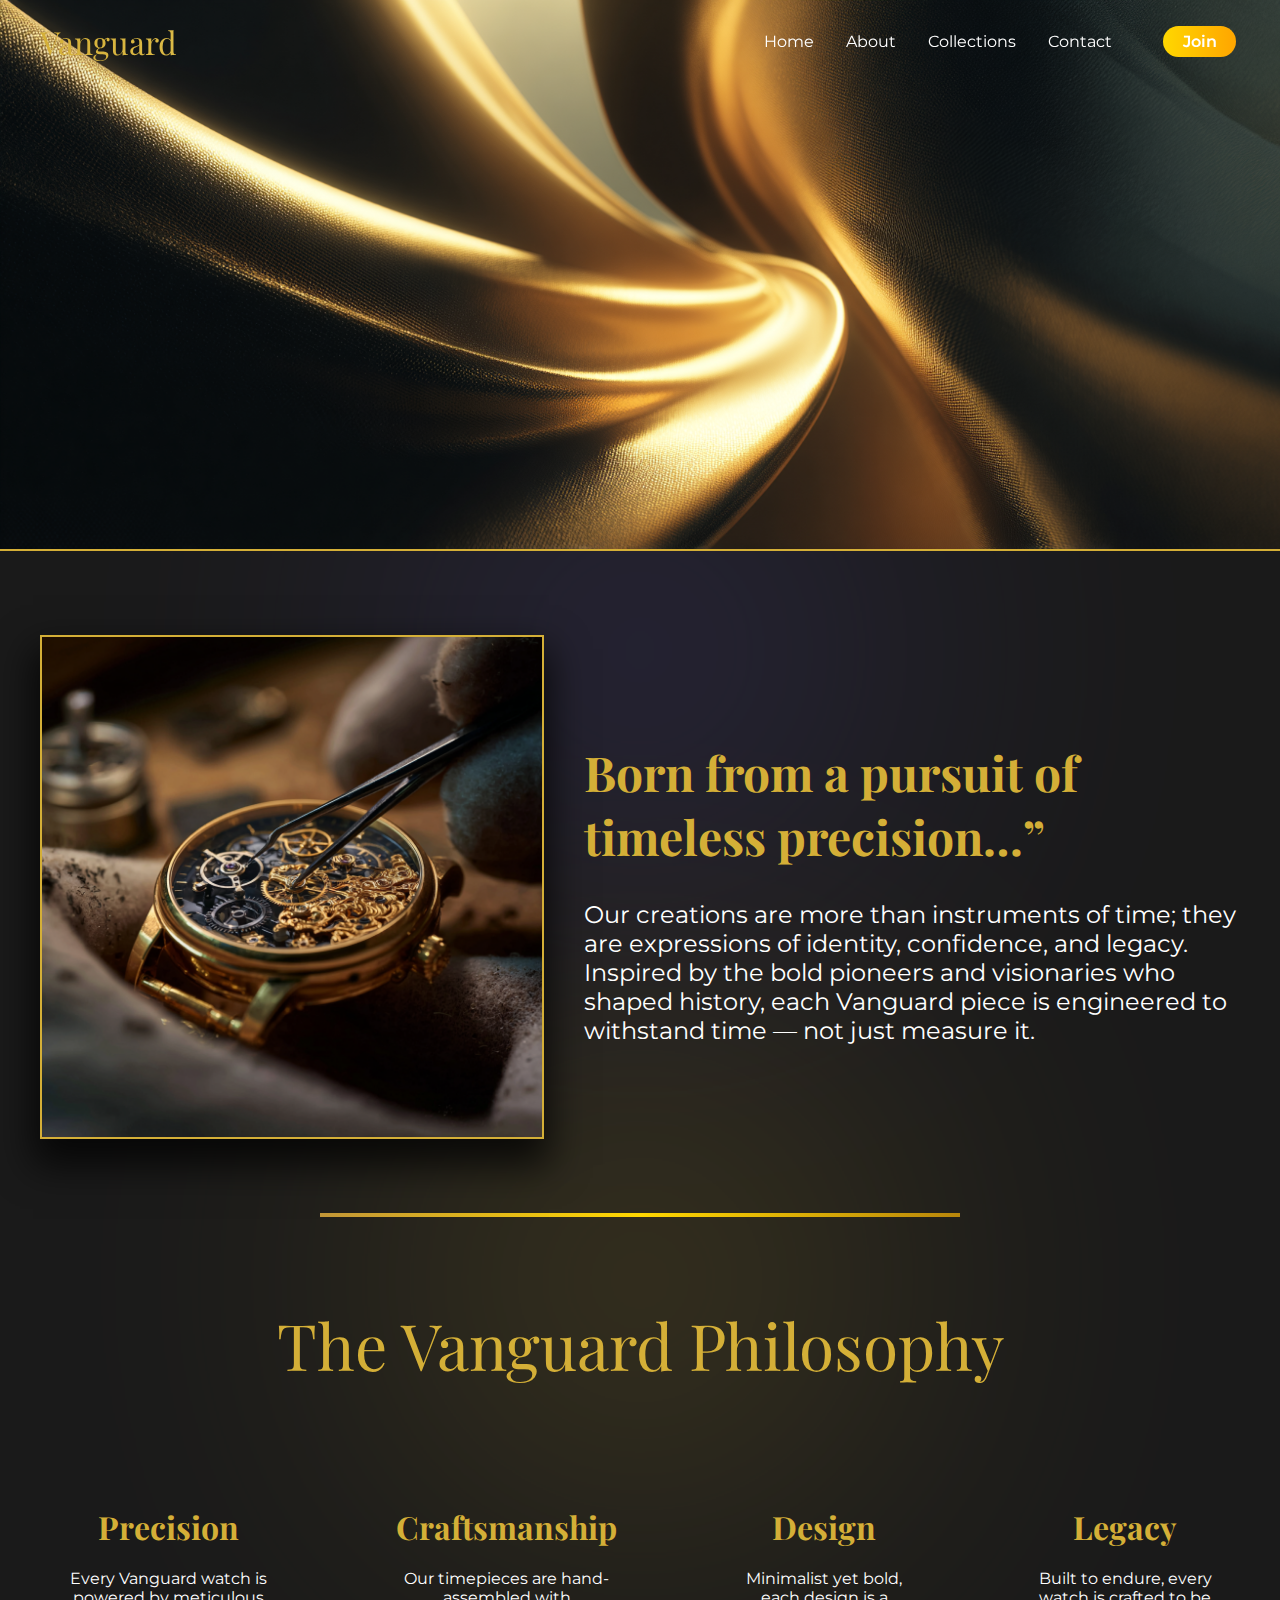
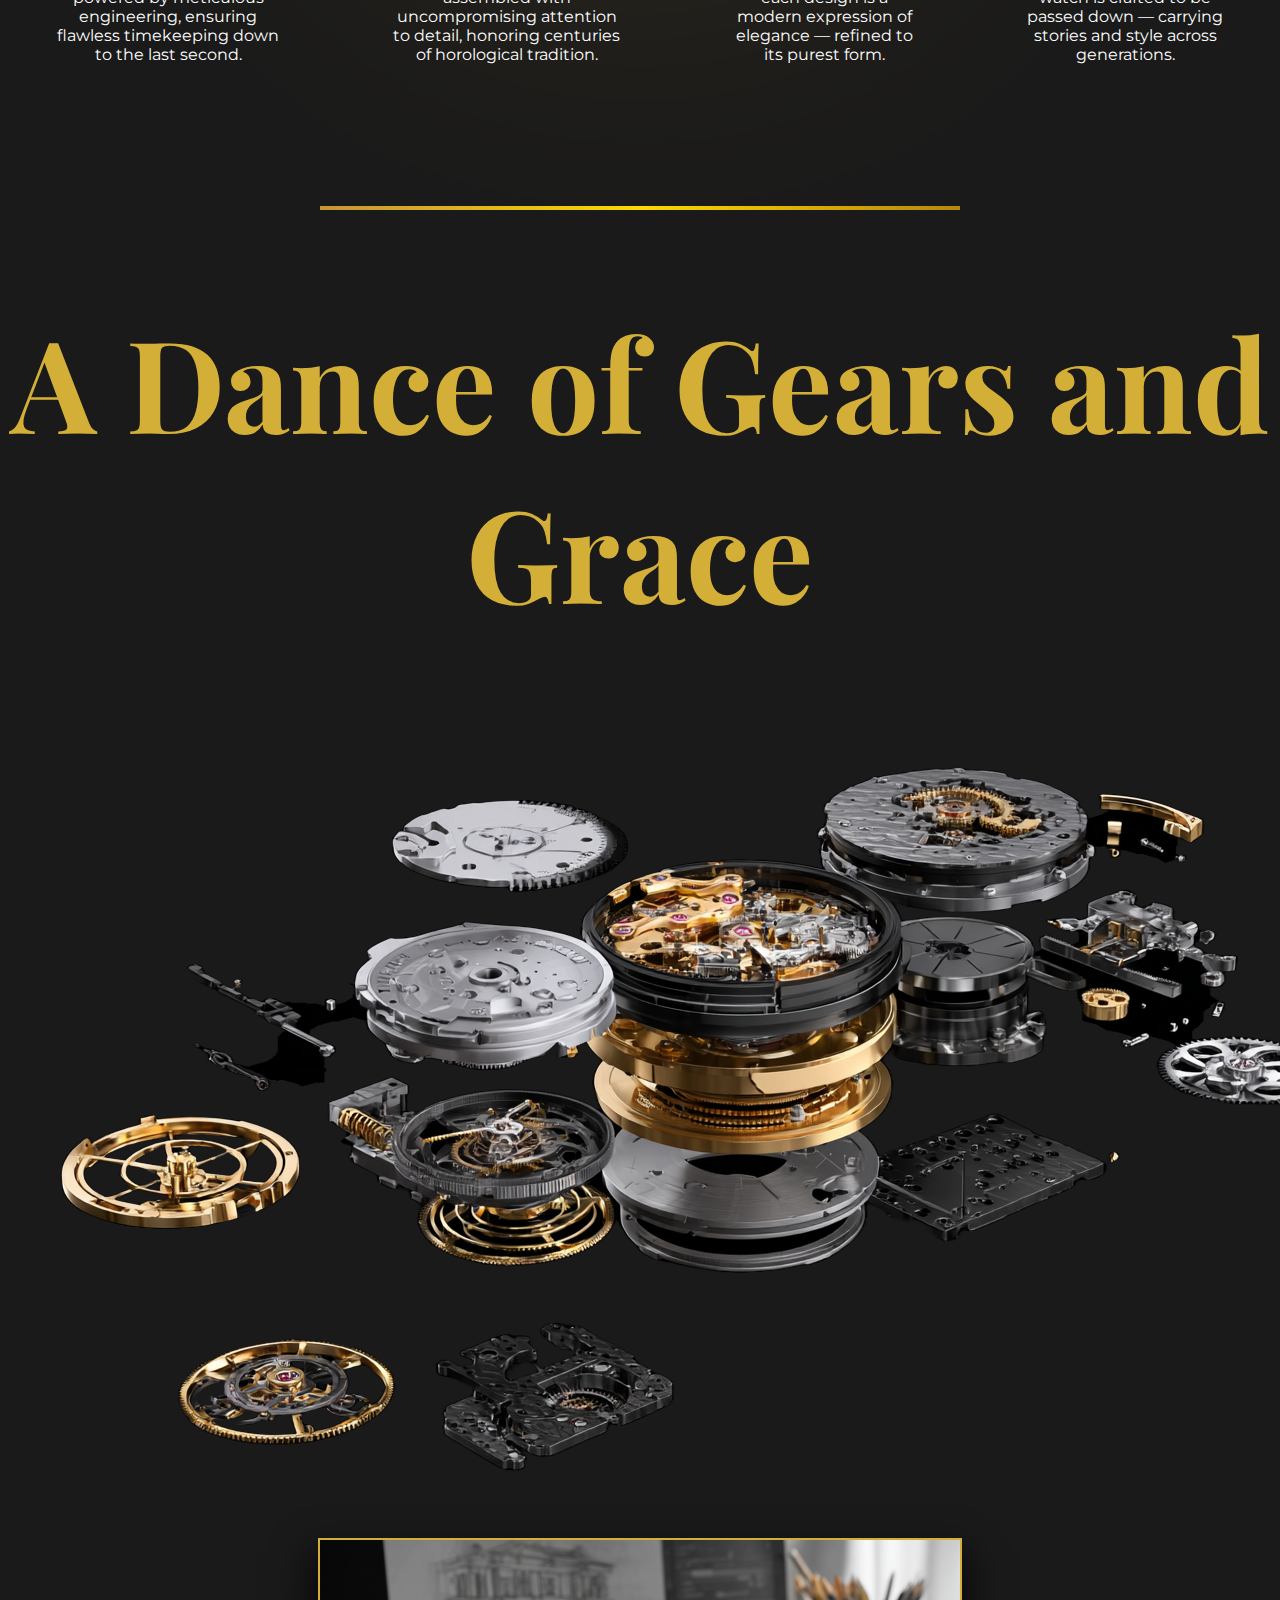
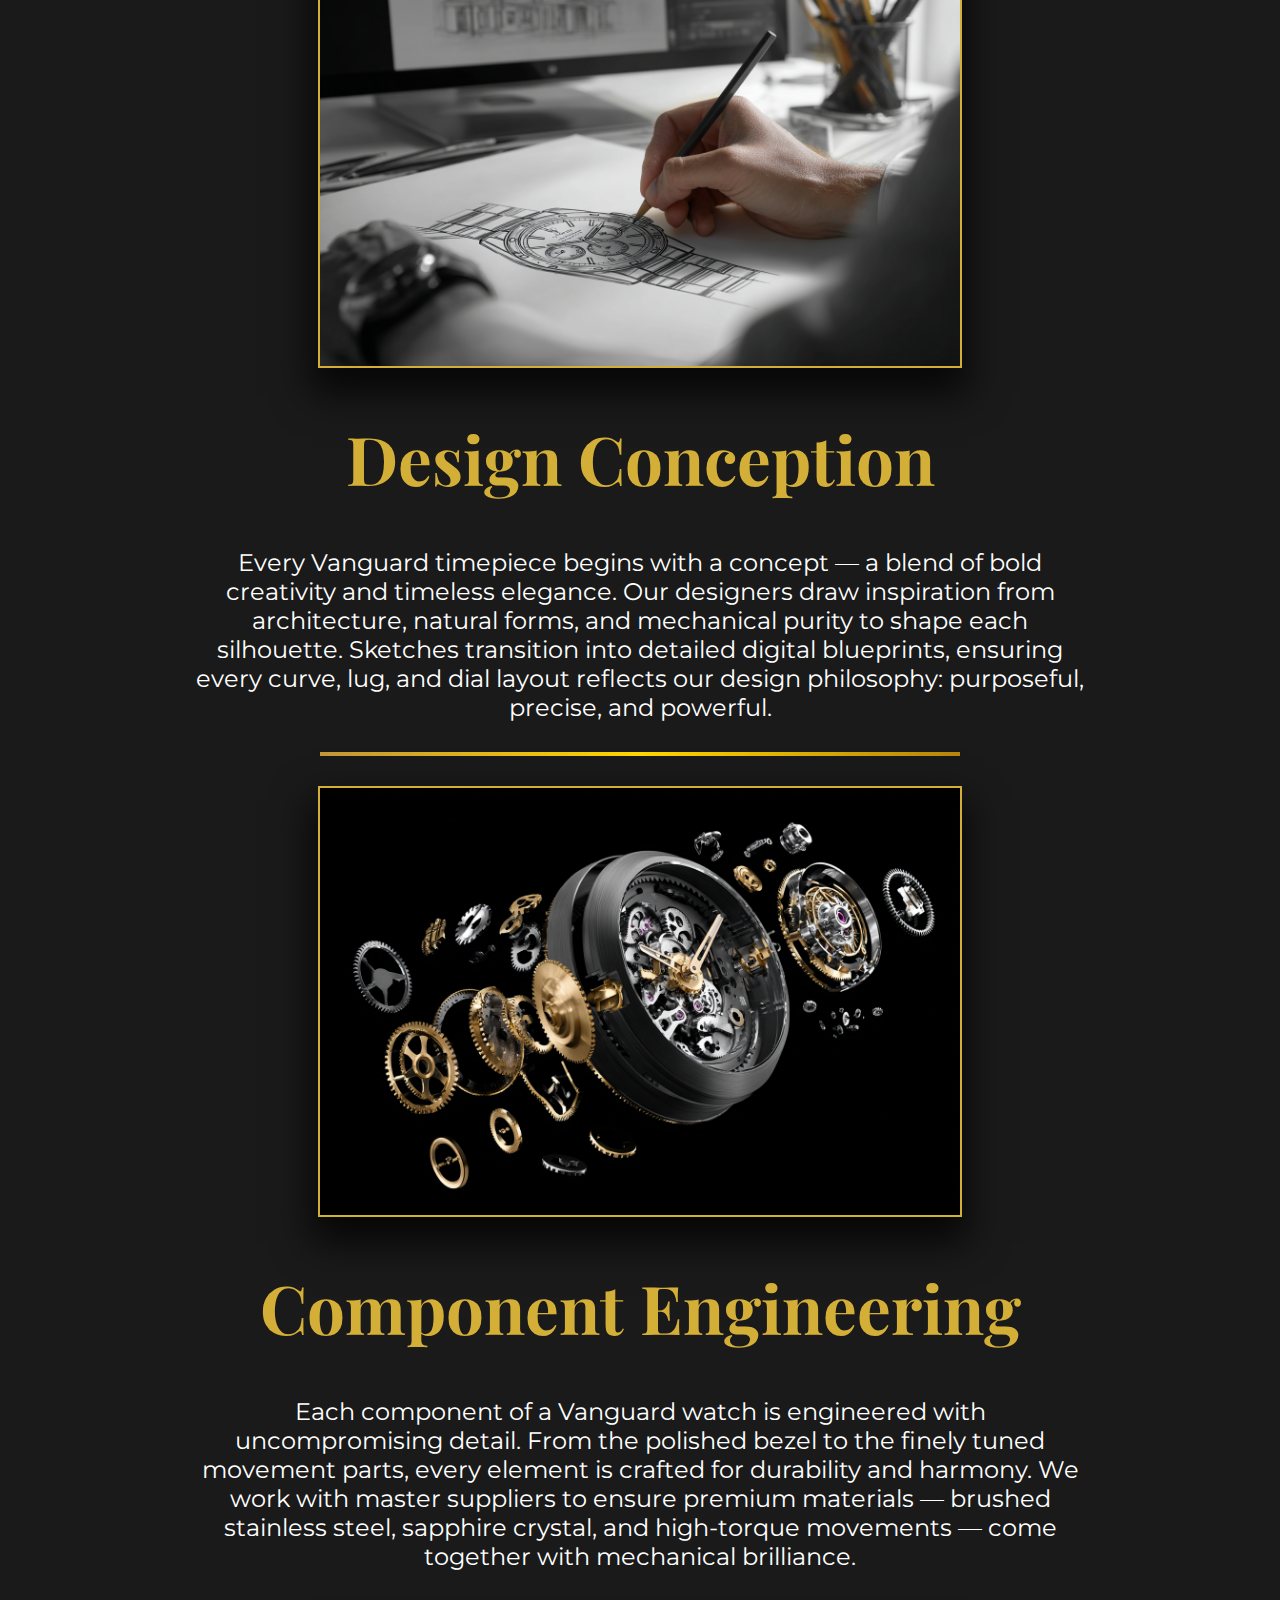
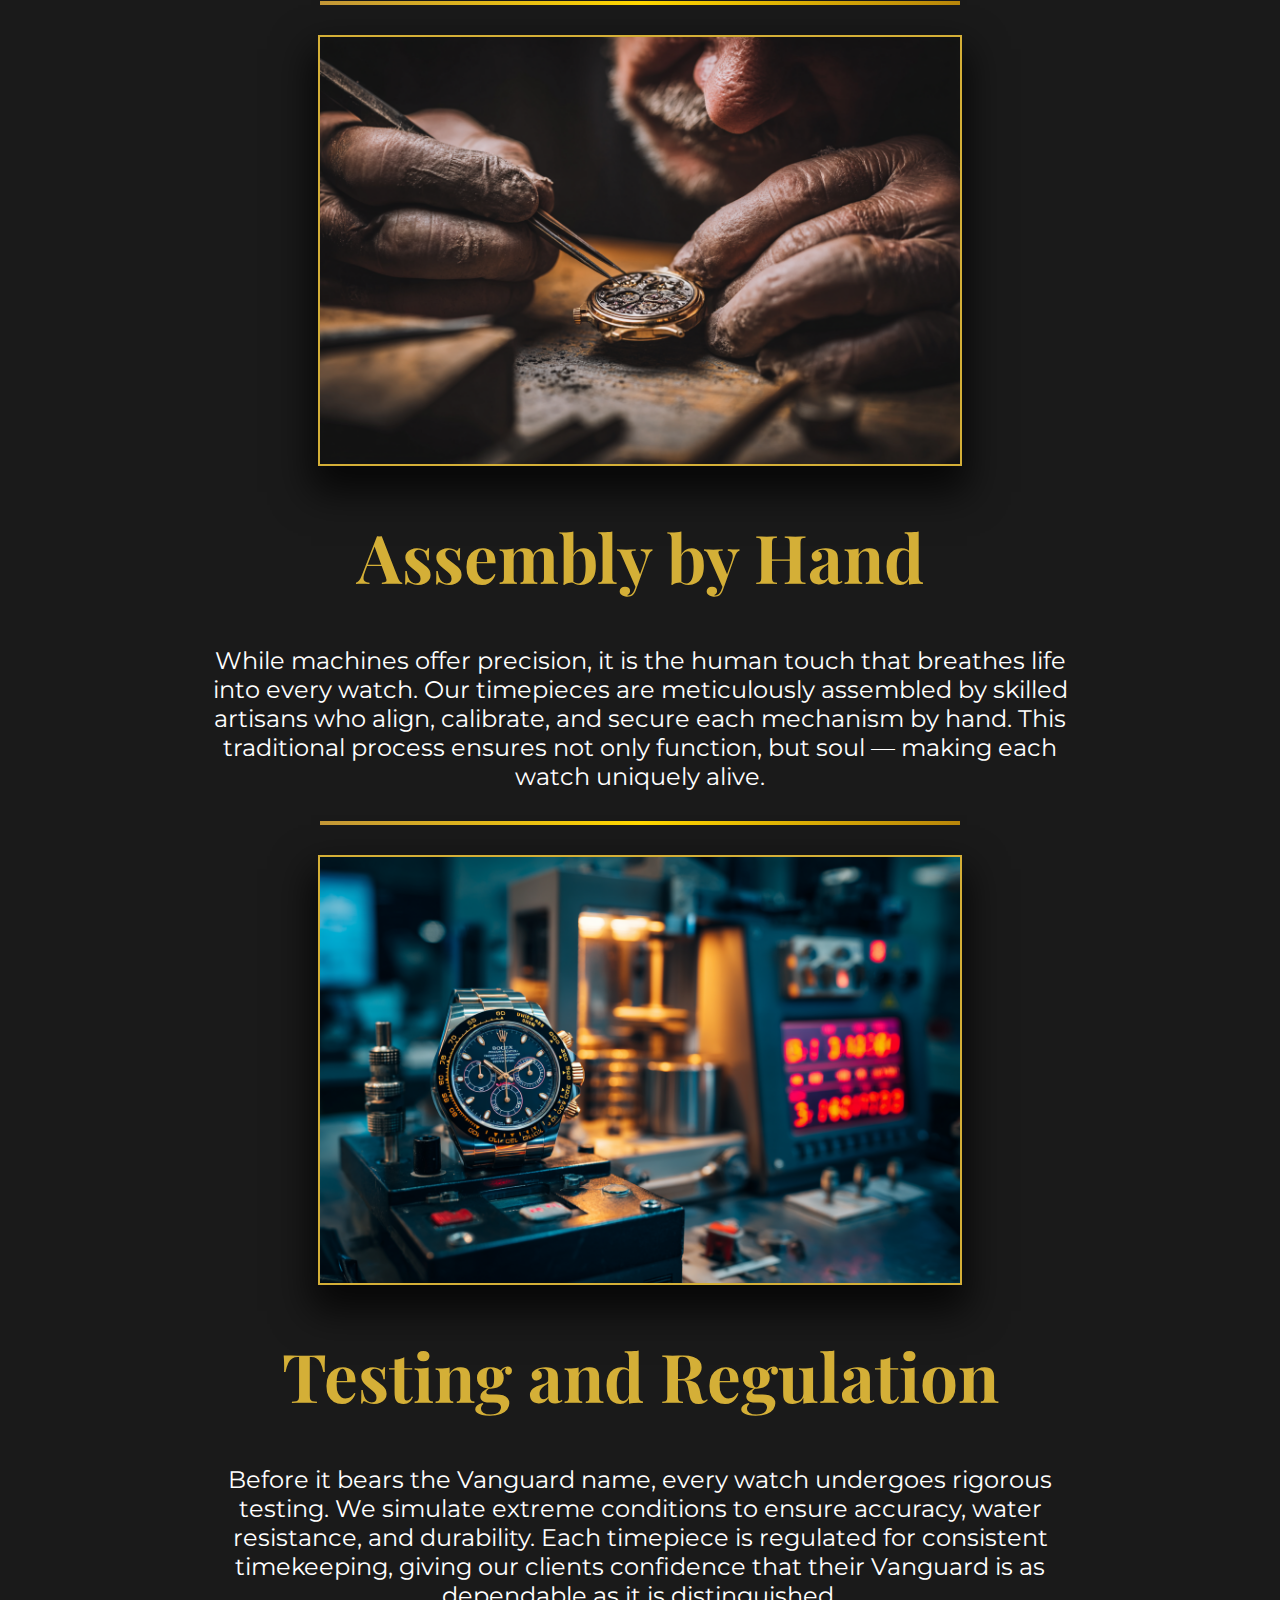
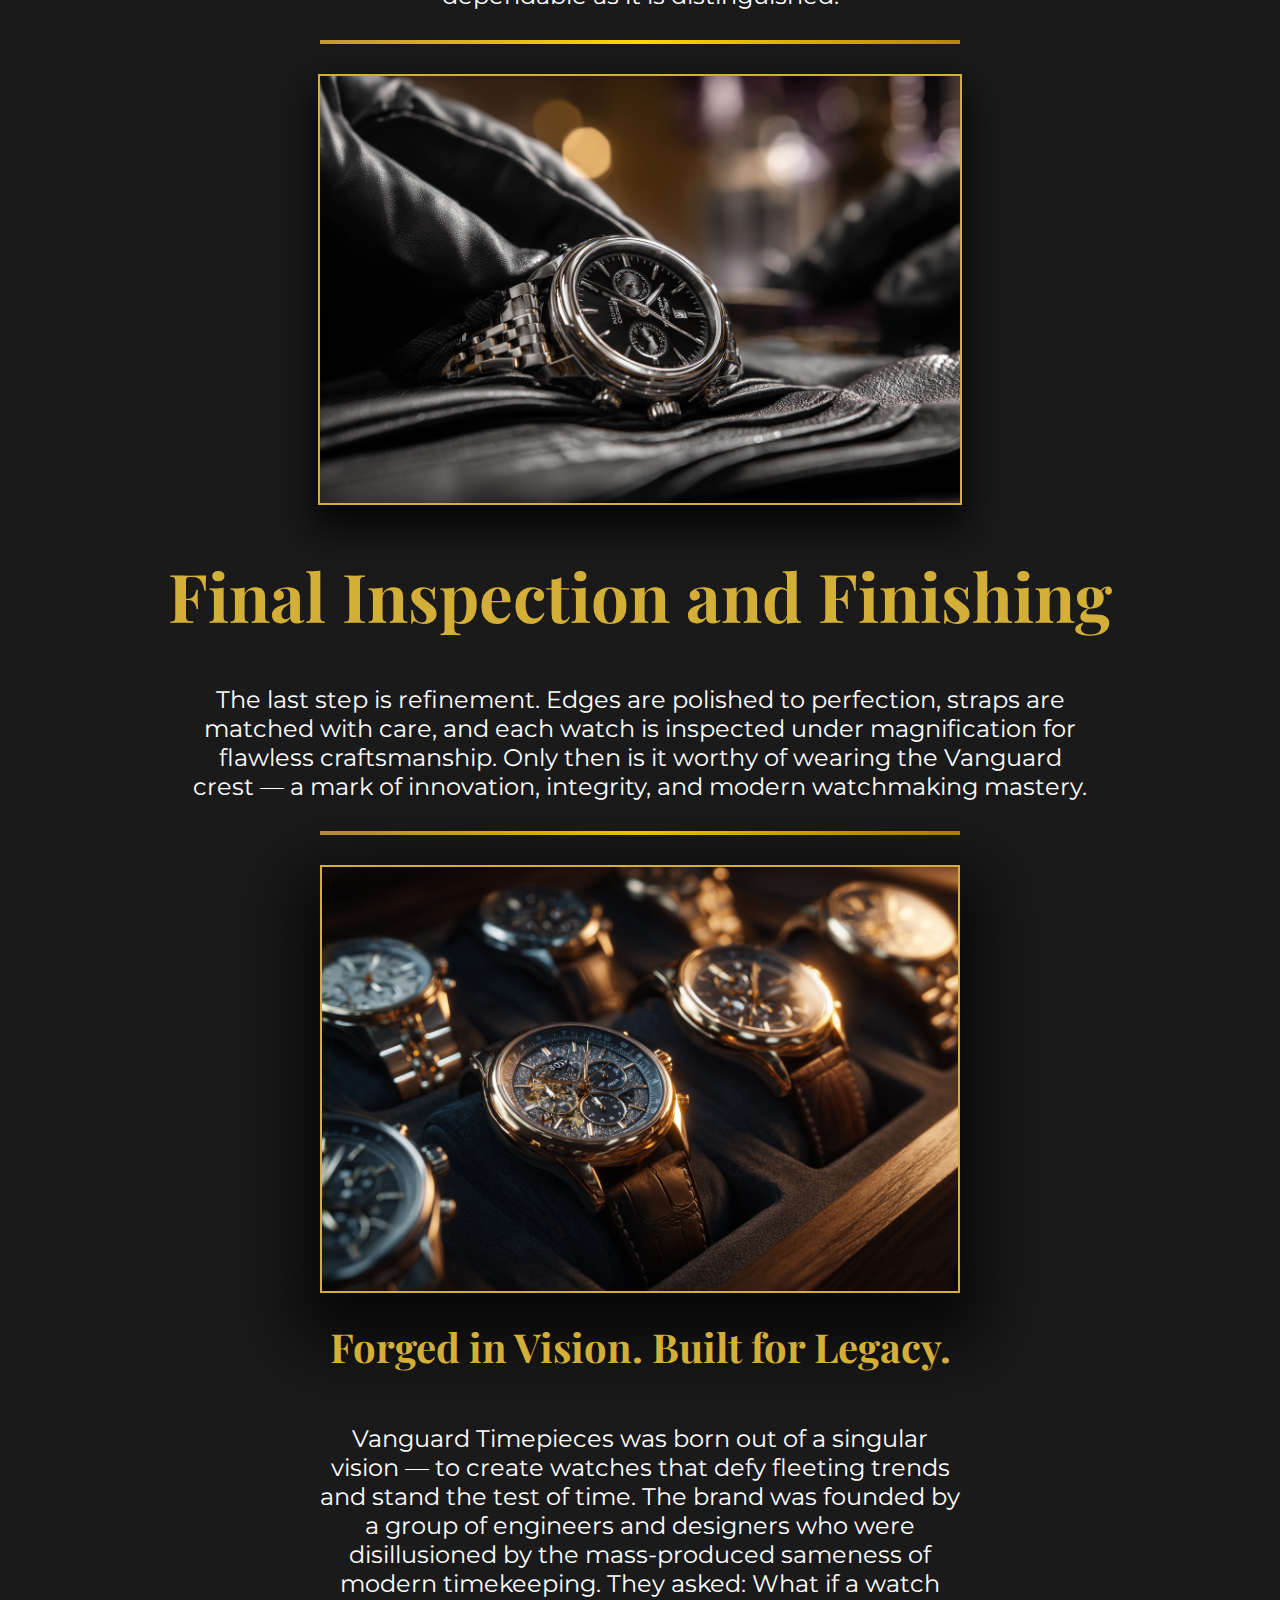
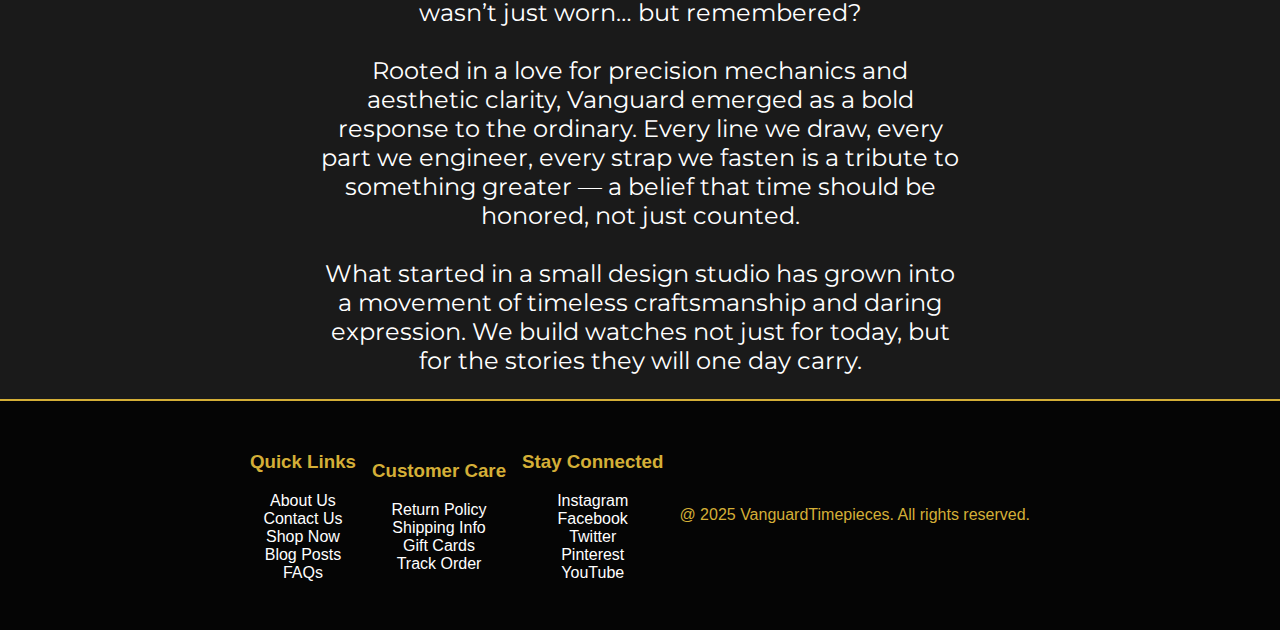
<file: about.html>
<!DOCTYPE html>
<html lang="en">
<head>
  <meta charset="UTF-8" />
  <meta name="viewport" content="width=device-width, initial-scale=1.0" />
  <link rel="stylesheet" href="styles.css" />
  <link rel="preconnect" href="https://fonts.googleapis.com" />
  <link rel="preconnect" href="https://fonts.gstatic.com" crossorigin />
  <link href="https://fonts.googleapis.com/css2?family=Bebas+Neue&family=Montserrat:ital,wght@0,100..900;1,100..900&family=Orbitron:wght@400..900&family=Playfair+Display:ital,wght@0,400..900;1,400..900&display=swap" rel="stylesheet" />
  <link href="https://fonts.googleapis.com/icon?family=Material+Icons" rel="stylesheet" />
  <title>About</title>
  <link rel="stylesheet" href="about.css">
  <link rel="stylesheet" href="cursor.css">
</head>

<body>


  <nav id="navbar">
    <div class="logo">Vanguard</div>
    <ul class="nav-links">
      <li><a href="index.html">Home</a></li>
      <li><a href="about.html">About</a></li>
      <li><a href="collections.html">Collections</a></li>
      <li><a href="contact.html">Contact</a></li>
      <li><a href="login.html" id="Join">Join</a></li>
    </ul>
  </nav>

  <img src="abstractBG.png" id="absBG" />

<div class="AboutContainer">
    <div class="AboutImg">
        <img src="about_watch.png" id="aboutPic">
    </div>
    <div class="blur-circle4"></div>

    <div class="About1Text">
        <h1>Born from a pursuit of timeless precision…”</h1>
        <p>Our creations are more than instruments of time; they are expressions of identity, confidence, and legacy. Inspired by the bold pioneers and visionaries who shaped history, each Vanguard piece is engineered to withstand time — not just measure it.</p>
    </div>
</div>
<hr>
<!--The vanguard philosophy-->
<div class="PhilosophyHero"><h1></h1>The Vanguard Philosophy</h1></div>

<div class="Philosophy-container">
  <div class="Philosophy-items">
    
    <h1>Precision</h1>
    <p>Every Vanguard watch is powered by meticulous engineering, ensuring flawless timekeeping down to the last second.</p>
  </div>
  <div class="Philosophy-items">
    <h1>Craftsmanship</h1>
    <p>Our timepieces are hand-assembled with uncompromising attention to detail, honoring centuries of horological tradition.</p>
  </div>
  <div class="Philosophy-items">
    <h1>Design</h1>
    <p>Minimalist yet bold, each design is a modern expression of elegance — refined to its purest form.</p>
  </div>
  <div class="Philosophy-items">
    <h1>Legacy</h1>
    <p>Built to endure, every watch is crafted to be passed down — carrying stories and style across generations.</p>
  </div>
</div>
<hr>
<div class="WatchProcess">
  <h1>A Dance of Gears and Grace</h1>
<img src="watch_parts.png" class="watch_parts" />
</div>

<div class="blur-circle3"></div>

<div class="WatchMaking">
  <div class="WatchMaking1">
  <img src="Making1.png" class="Making1">
<h1>Design Conception</h1>
<p>Every Vanguard timepiece begins with a concept — a blend of bold creativity and timeless elegance. Our designers draw inspiration from architecture, natural forms, and mechanical purity to shape each silhouette. Sketches transition into detailed digital blueprints, ensuring every curve, lug, and dial layout reflects our design philosophy: purposeful, precise, and powerful.</p>
  </div>
  <div class="blur-circle2"></div>
</div>

<hr>

<div class="WatchMaking2">
  <img src="Making2.png" class="Making2">
<h1>Component Engineering</h1>
<p>Each component of a Vanguard watch is engineered with uncompromising detail. From the polished bezel to the finely tuned movement parts, every element is crafted for durability and harmony. We work with master suppliers to ensure premium materials — brushed stainless steel, sapphire crystal, and high-torque movements — come together with mechanical brilliance.</p>
  </div>
</div>

<hr>

<div class="WatchMaking3">
  <img src="Making3.png" class="Making3">
<h1>Assembly by Hand</h1>
<p>While machines offer precision, it is the human touch that breathes life into every watch. Our timepieces are meticulously assembled by skilled artisans who align, calibrate, and secure each mechanism by hand. This traditional process ensures not only function, but soul — making each watch uniquely alive.</p>
  </div>
</div>

<hr>

<div class="WatchMaking4">
  <img src="Making4.png" class="Making4">
<h1>Testing and Regulation</h1>
<p>Before it bears the Vanguard name, every watch undergoes rigorous testing. We simulate extreme conditions to ensure accuracy, water resistance, and durability. Each timepiece is regulated for consistent timekeeping, giving our clients confidence that their Vanguard is as dependable as it is distinguished.</p>
  </div>
</div>

<hr>
<div class="blur-circle"></div>
<div class="WatchMaking5">
  <img src="Making5.png" class="Making5">
<h1>Final Inspection and Finishing</h1>
<p>The last step is refinement. Edges are polished to perfection, straps are matched with care, and each watch is inspected under magnification for flawless craftsmanship. Only then is it worthy of wearing the Vanguard crest — a mark of innovation, integrity, and modern watchmaking mastery.</p>
  </div>
</div>

<hr>

<!--ORIGIN STORY AND SHIT-->
<div class="origin">
  <img src="watch_set.png" id="watchset">
  <h1 id="OriginH1">Forged in Vision. Built for Legacy.</h1>
  <p id="OriginP">Vanguard Timepieces was born out of a singular vision — to create watches that defy fleeting trends and stand the test of time. The brand was founded by a group of engineers and designers who were disillusioned by the mass-produced sameness of modern timekeeping. They asked: What if a watch wasn’t just worn… but remembered? <br><br>
  Rooted in a love for precision mechanics and aesthetic clarity, Vanguard emerged as a bold response to the ordinary. Every line we draw, every part we engineer, every strap we fasten is a tribute to something greater — a belief that time should be honored, not just counted.<br><br>
What started in a small design studio has grown into a movement of timeless craftsmanship and daring expression. We build watches not just for today, but for the stories they will one day carry.</p>
</div>

<!--End of origin -->
  <footer class="footer">
    <div class="footer-section1">
      <h3>Quick Links</h3>
      <p>
        <a href="#">About Us</a><br />
        <a href="#">Contact Us</a><br />
        <a href="#">Shop Now</a><br />
        <a href="#">Blog Posts</a><br />
        <a href="#">FAQs</a>
      </p>
    </div>

    <div class="footer-section2">
      <h3>Customer Care</h3>
      <p>
        <a href="#">Return Policy</a><br />
        <a href="#">Shipping Info</a><br />
        <a href="#">Gift Cards</a><br />
        <a href="#">Track Order</a><br />
      </p>
    </div>

    <div class="footer-section3">
      <h3>Stay Connected</h3>
      <p>
        <a href="#">Instagram</a><br />
        <a href="#">Facebook</a><br />
        <a href="#">Twitter</a><br />
        <a href="#">Pinterest</a><br />
        <a href="#">YouTube</a>
      </p>
    </div>

    <p>@ 2025 VanguardTimepieces. All rights reserved.</p>
  </footer>

  <script src="script.js" defer></script>
</body>
</html>
</file>
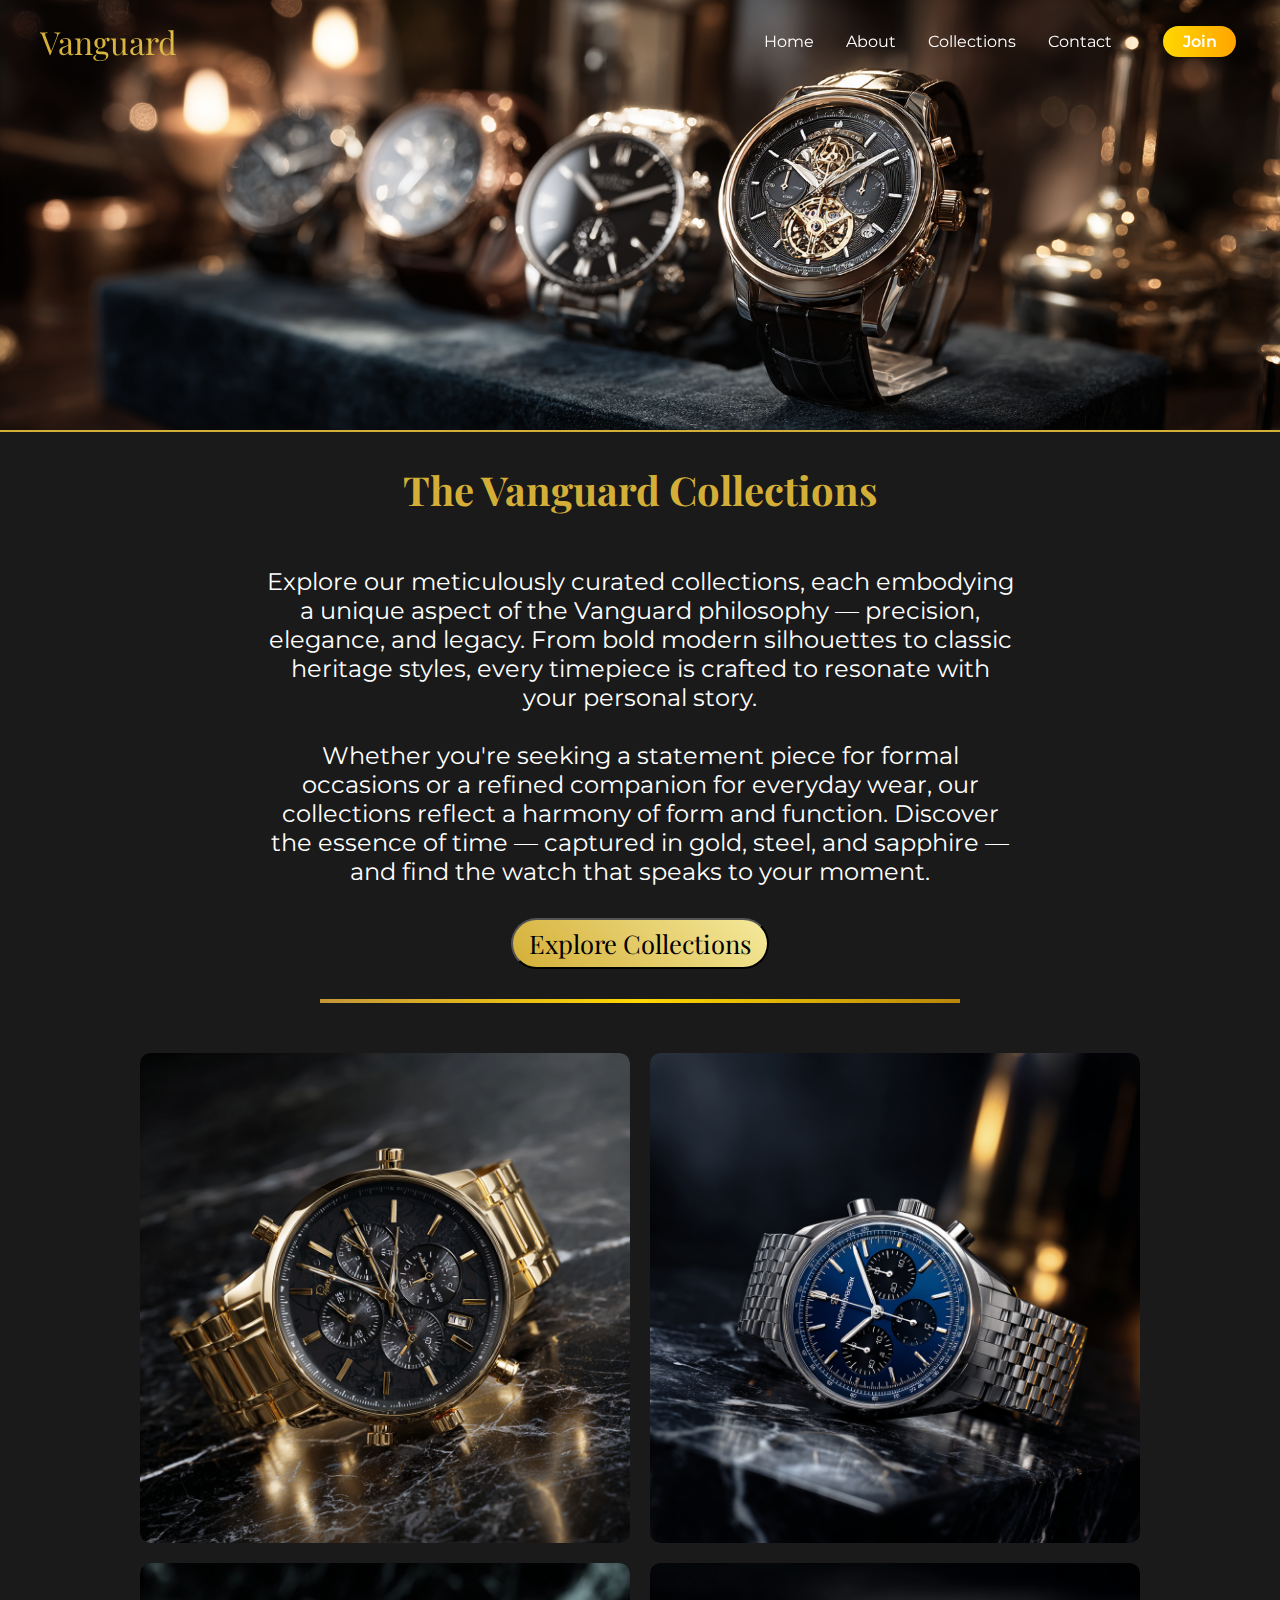
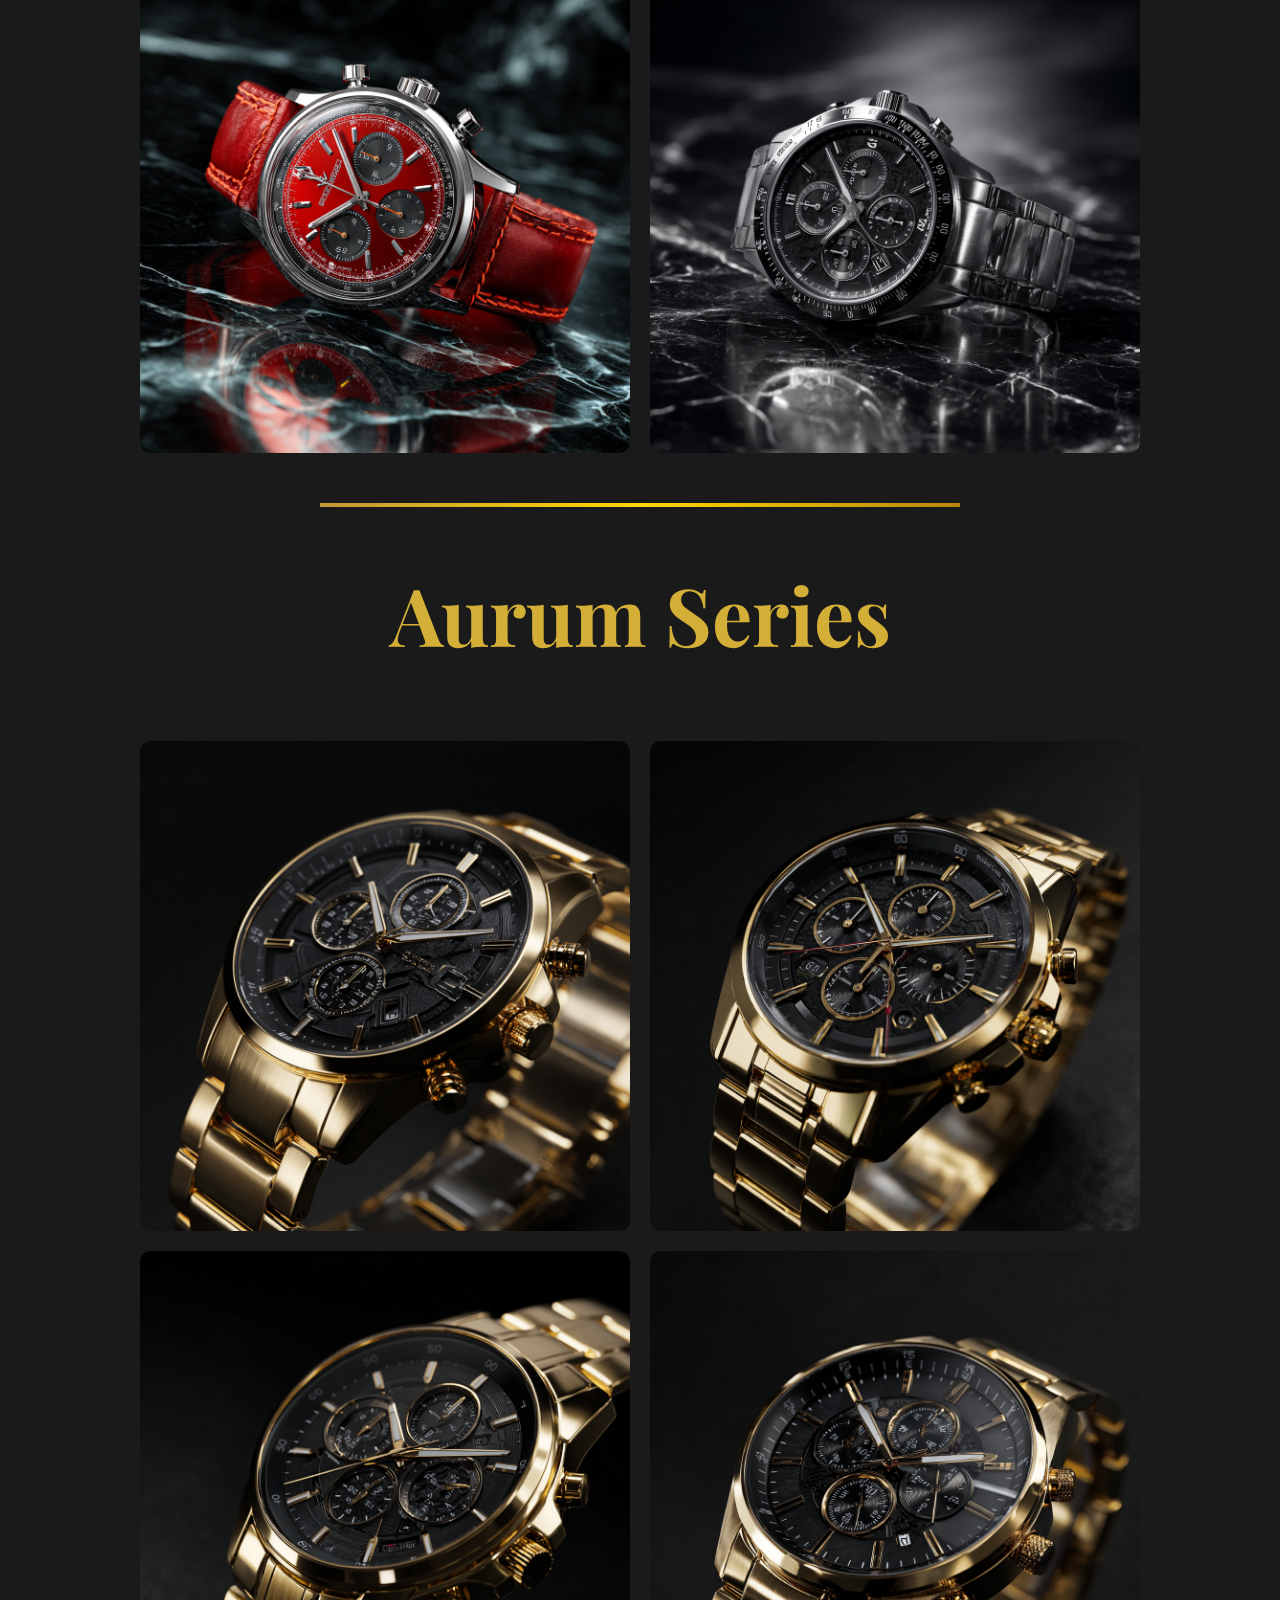
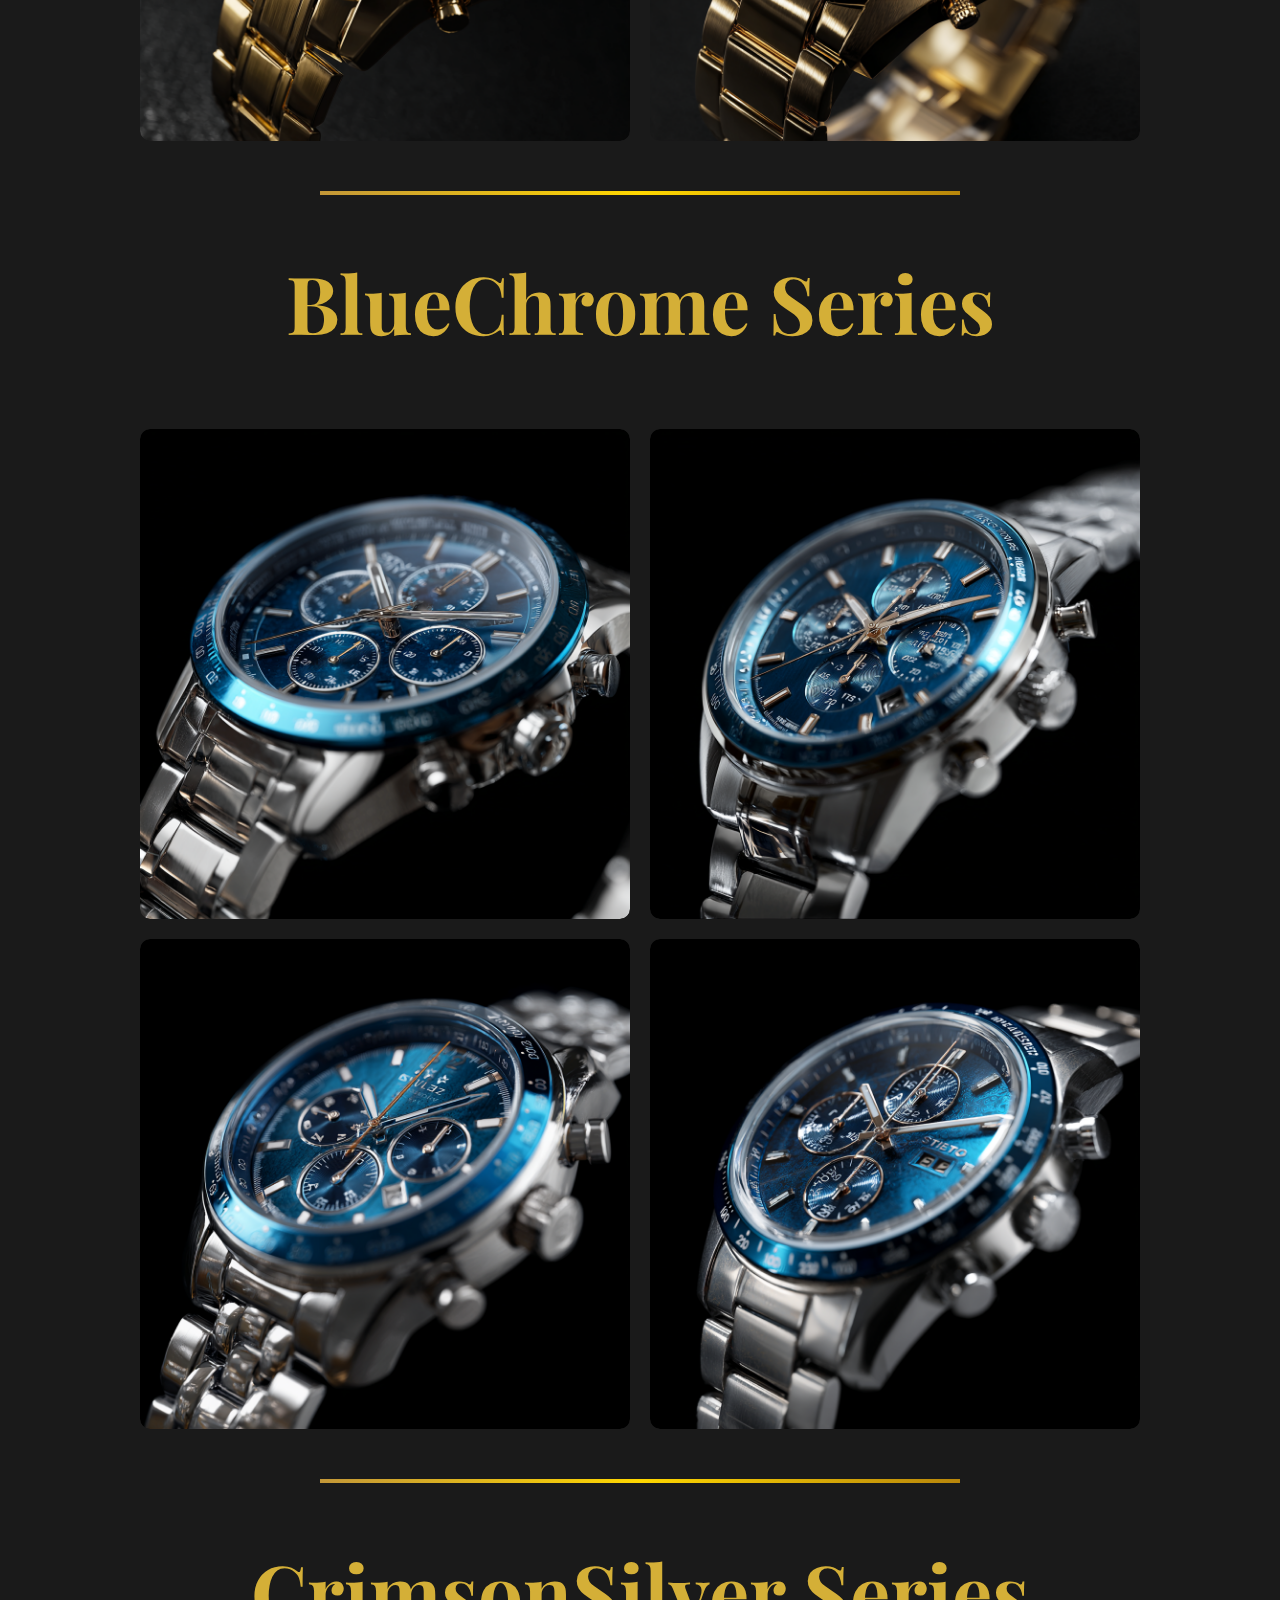
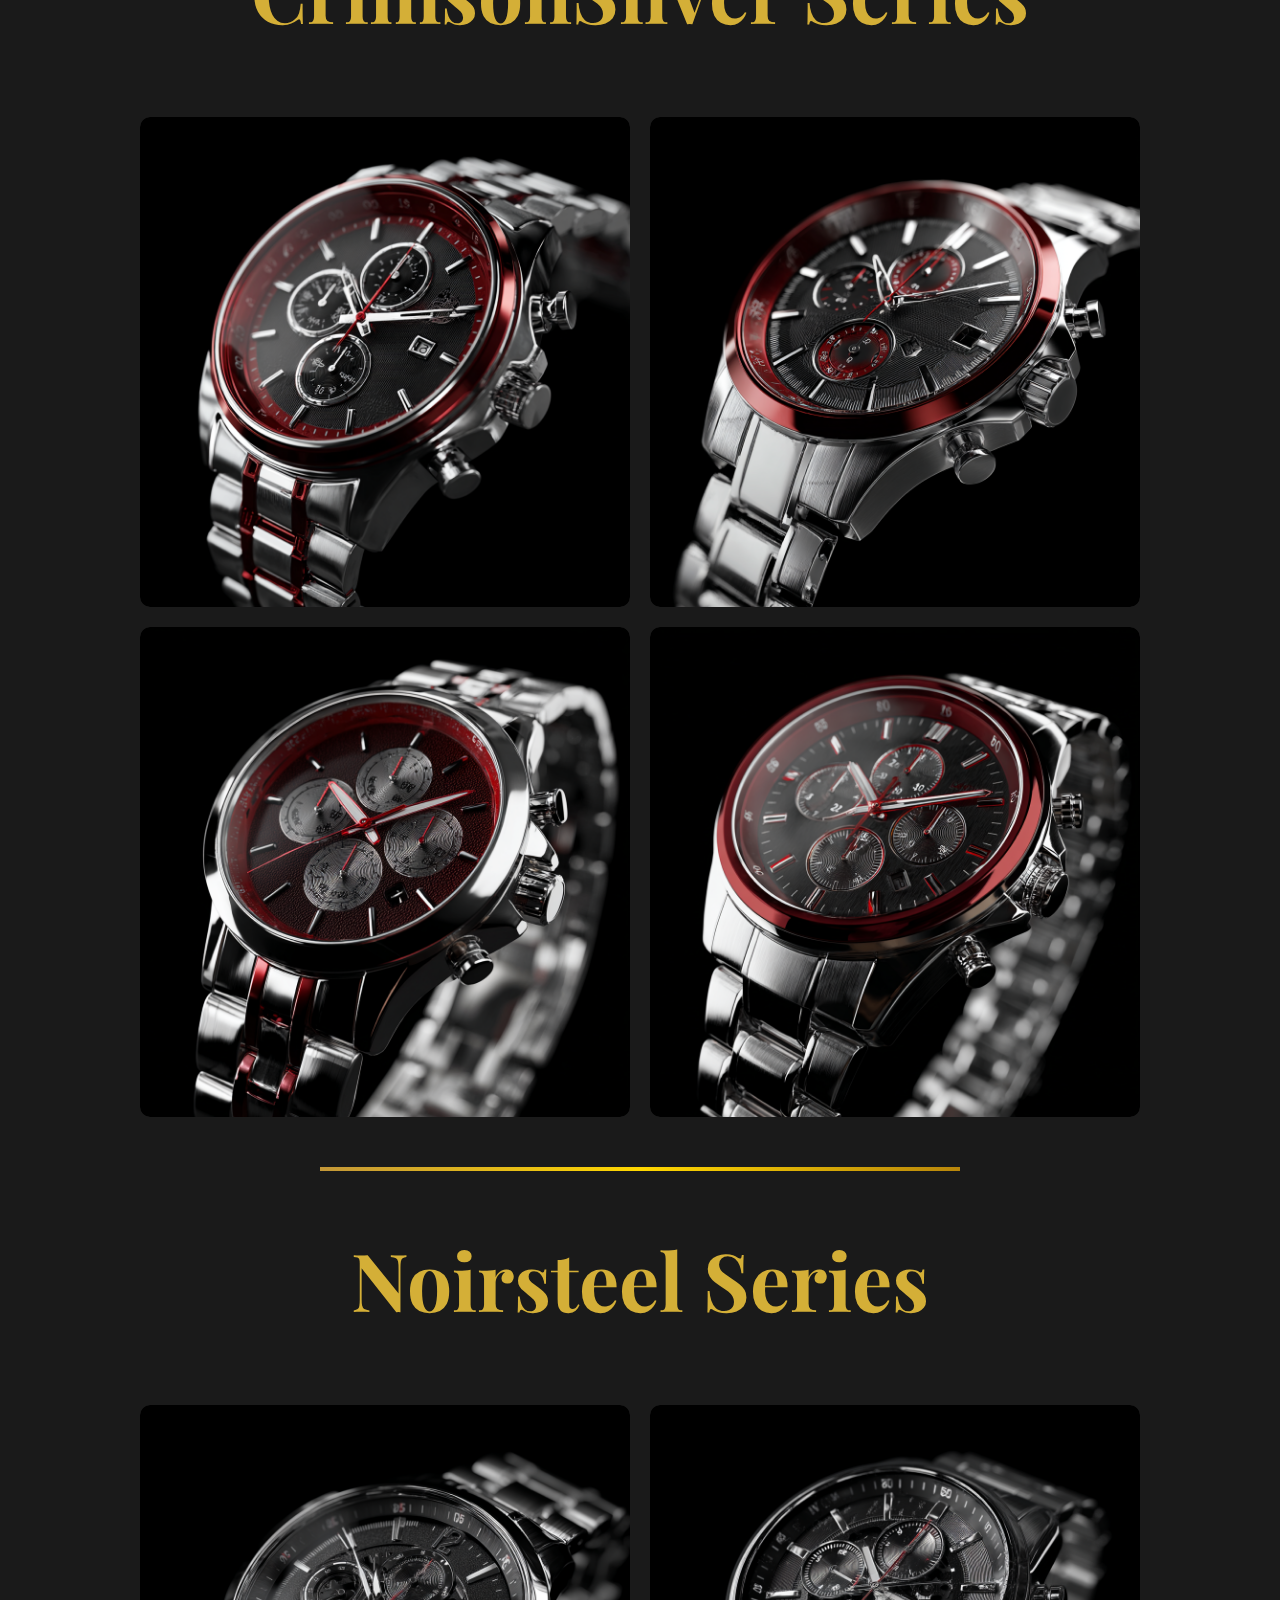
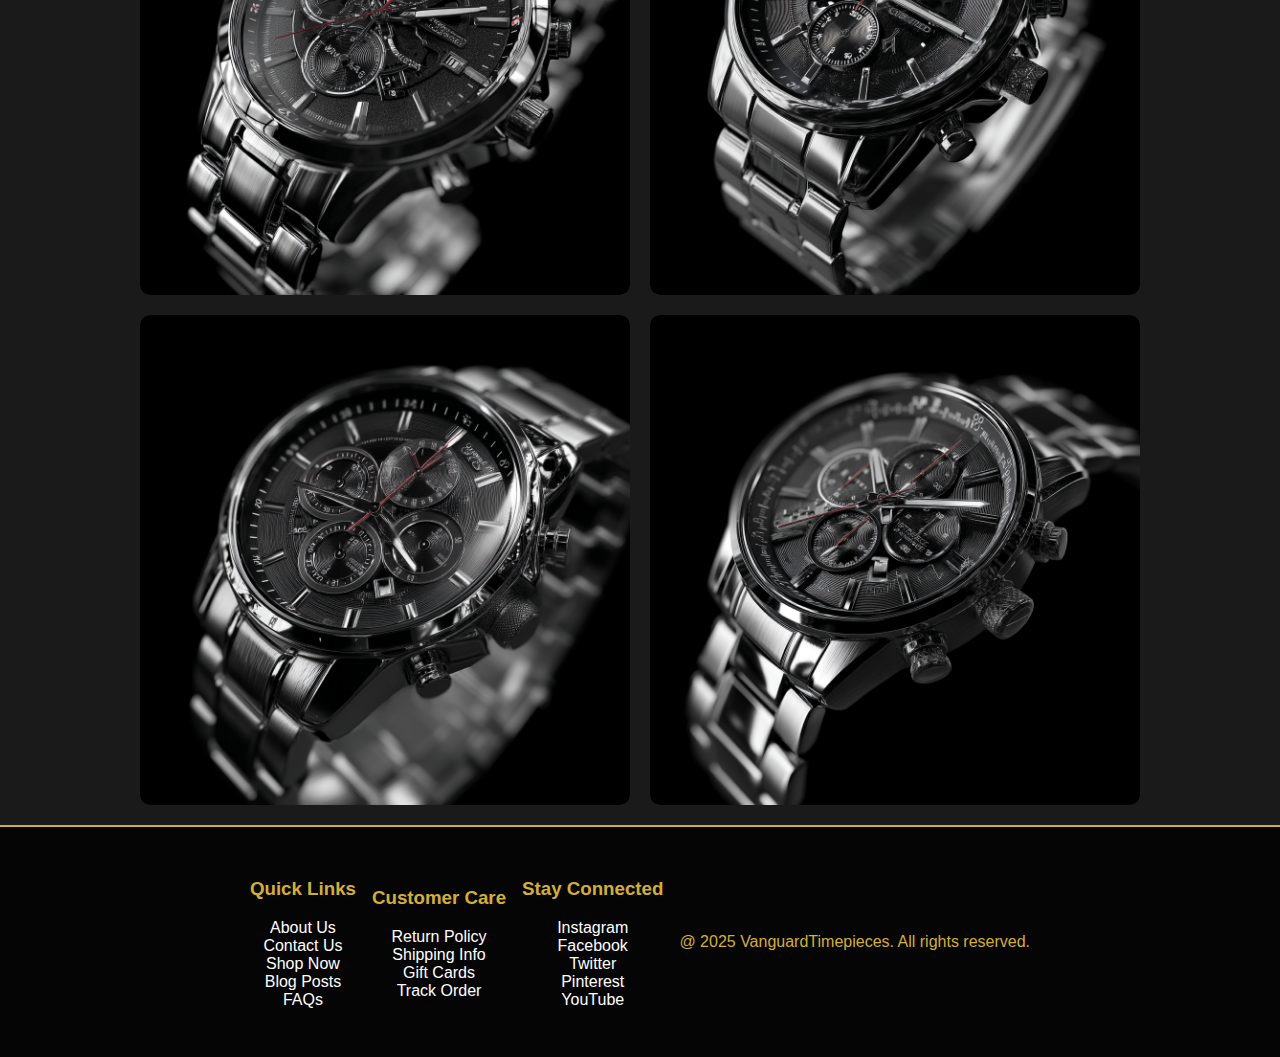
<file: collections.html>
<!DOCTYPE html>
<html lang="en">
<head>
    <meta charset="UTF-8">
    <meta name="viewport" content="width=device-width, initial-scale=1.0">
    <title>Document</title>
    <link rel="stylesheet" href="styles.css">
     <link rel="stylesheet" href="cursor.css">
  <link rel="preconnect" href="https://fonts.googleapis.com">
<link rel="preconnect" href="https://fonts.gstatic.com" crossorigin>
<link href="https://fonts.googleapis.com/css2?family=Bebas+Neue&family=Montserrat:ital,wght@0,100..900;1,100..900&family=Orbitron:wght@400..900&family=Playfair+Display:ital,wght@0,400..900;1,400..900&display=swap" rel="stylesheet">
<link href="https://fonts.googleapis.com/icon?family=Material+Icons" rel="stylesheet">
<link rel="stylesheet" href="collections.css">
<link rel="stylesheet" href="cursor.css">
</head>
<body>
    <nav id="navbar">
    <div class="logo">Vanguard</div>
    <ul class="nav-links">
      <li><a href="index.html">Home</a></li>
      <li><a href="about.html">About</a></li>
      <li><a href="collections.html">Collections</a></li>
      <li><a href="contact.html">Contact</a></li>
      <li><a href="login.html" id="Join">Join</a></li>
    </ul>
    

  </nav>


    <img src="watch_set_collections.png" class="collectionsBG">  
    <div class="CollectHero">
    <h1 class="collectHero">The Vanguard Collections</h1>
    <p>Explore our meticulously curated collections, each embodying a unique aspect of the Vanguard philosophy — precision, elegance, and legacy. From bold modern silhouettes to classic heritage styles, every timepiece is crafted to resonate with your personal story.
        <br>
        <br>Whether you're seeking a statement piece for formal occasions or a refined companion for everyday wear, our collections reflect a harmony of form and function. Discover the essence of time — captured in gold, steel, and sapphire — and find the watch that speaks to your moment.
    </p>  
    
    <a href="#"><button id="btn2">Explore Collections</button></a>

</div>

<hr> 

<div class="grid-2x2">
  <a href="#AurumSection" class="grid-item">
    <img src="gridgold.png" alt="Watch 1" id="Watch1">
    <div class="hover-text">Aurum Series</div>
  </a>

  <a href="#BlueChromeSection" class="grid-item">
    <img src="gridblue.png" alt="Watch 2" id="Watch2">
    <div class="hover-text">BlueChrome Series</div>
  </a>

  <a href="#CrimsonSection" class="grid-item">
    <img src="gridred.png" alt="Watch 3" id="Watch3">
    <div class="hover-text">CrimsonSilver Series</div>
  </a>

  <a href="#steel" class="grid-item">
    <img src="gridsilver.png" alt="Watch 4" id="Watch4">
    <div class="hover-text">NoirSteel Series</div>
  </a>
</div>
</div>

<hr>

<!--AURUM-->
<section id="AurumSection">
<h1 id="AurumTitle">Aurum Series</h1>
<div class="AURUM">
    <div class="Aurum_Item">
        <img src="imgc1.png" id="Aurum1">
        <div class="AurumHover">Aurum Halo</div>
    </div>
    <div class="Aurum_Item">
        <img src="imgc2.png" id="Aurum2">
        <div class="AurumHover">Aurum Regent</div>
    </div>
    <div class="Aurum_Item">
        <img src="imgc3.png" id="Aurum3">
        <div class="AurumHover">Aurum Ember</div>
    </div>
    <div class="Aurum_Item">
        <img src="imgc4.png" id="Aurum4">
        <div class="AurumHover">Aurum Eclipse</div>
    </div>
</div>
</section>
<hr>

<!--BLUECHROME-->
<section id="BlueChromeSection"></section>
<h1 id="BlueTitle">BlueChrome Series</h1>
<div class="AURUM">
    <div class="Aurum_Item">
        <img src="blue1.png" id="Aurum1">
        <div class="AurumHover">BlueChrome Tempest</div>
    </div>
    <div class="Aurum_Item">
        <img src="blue2.png" id="Aurum2">
        <div class="AurumHover">BleuChrome Meridian</div>
    </div>
    <div class="Aurum_Item">
        <img src="blue3.png" id="Aurum3">
        <div class="AurumHover">BlueChrome Sapphire Arc</div>
    </div>
    <div class="Aurum_Item">
        <img src="blue4.png" id="Aurum4">
        <div class="AurumHover">BlueChrome Aether</div>
    </div>
</div>

<hr>

<!--CRIMSONSILVER-->
<section id="CrimsonSection"></section>
<h1 id="CrimsonTitle">CrimsonSilver Series</h1>
<div class="AURUM">
    <div class="Aurum_Item">
        <img src="red1.png" id="Aurum1">
        <div class="AurumHover">Crimson Veil</div>
    </div>
    <div class="Aurum_Item">
        <img src="red2.png" id="Aurum2">
        <div class="AurumHover">Crimson Inferno</div>
    </div>
    <div class="Aurum_Item">
        <img src="red3.png" id="Aurum3">
        <div class="AurumHover">Crimson Alloy</div>
    </div>
    <div class="Aurum_Item">
        <img src="red4.png" id="Aurum4">
        <div class="AurumHover">Crimson Embersteel</div>
    </div>
</div>
<hr>


<!--NOIRSTEEL-->
<section id="steel"></section>
<h1 id="NoirsteelTitle">Noirsteel Series</h1>
<div class="AURUM">
    <div class="Aurum_Item">
        <img src="imgc5.png" id="Aurum1">
        <div class="AurumHover">Noirsteel Phantom</div>
    </div>
    <div class="Aurum_Item">
        <img src="imgc6.png" id="Aurum2">
        <div class="AurumHover">Noirsteel Vanta</div>
    </div>
    <div class="Aurum_Item">
        <img src="imgc7.png" id="Aurum3">
        <div class="AurumHover">Noirsteel Apex</div>
    </div>
    <div class="Aurum_Item">
        <img src="imgc8.png" id="Aurum4">
        <div class="AurumHover">Noirsteel Obsidian</div>
    </div>
</div>





  <script src="script.js" defer></script>
</body>
  <footer class="footer">
  <div class="footer-section1">
    <h3>Quick Links</h3>
    <p>
      <a href="#">About Us</a><br>
      <a href="#">Contact Us</a><br>
      <a href="#">Shop Now</a><br>
      <a href="#">Blog Posts</a><br>
      <a href="#">FAQs</a>
    </p>
  </div>

  <div class="footer-section2">
    <h3>Customer Care</h3>
    <p>
      <a href="#">Return Policy</a><br>
      <a href="#">Shipping Info</a><br>
      <a href="#">Gift Cards</a><br>
      <a href="#">Track Order</a><br>

    </p>
  </div>

  <div class="footer-section3">
    <h3>Stay Connected</h3>
    <p>
      <a href="#">Instagram</a><br>
      <a href="#">Facebook</a><br>
      <a href="#">Twitter</a><br>
      <a href="#">Pinterest</a><br>
      <a href="#">YouTube</a>
    </p>
  </div>
      <p>@ 2025 VanguardTimepieces. All rights reserved.</p>
    </div>
  </footer>
</html>
</file>
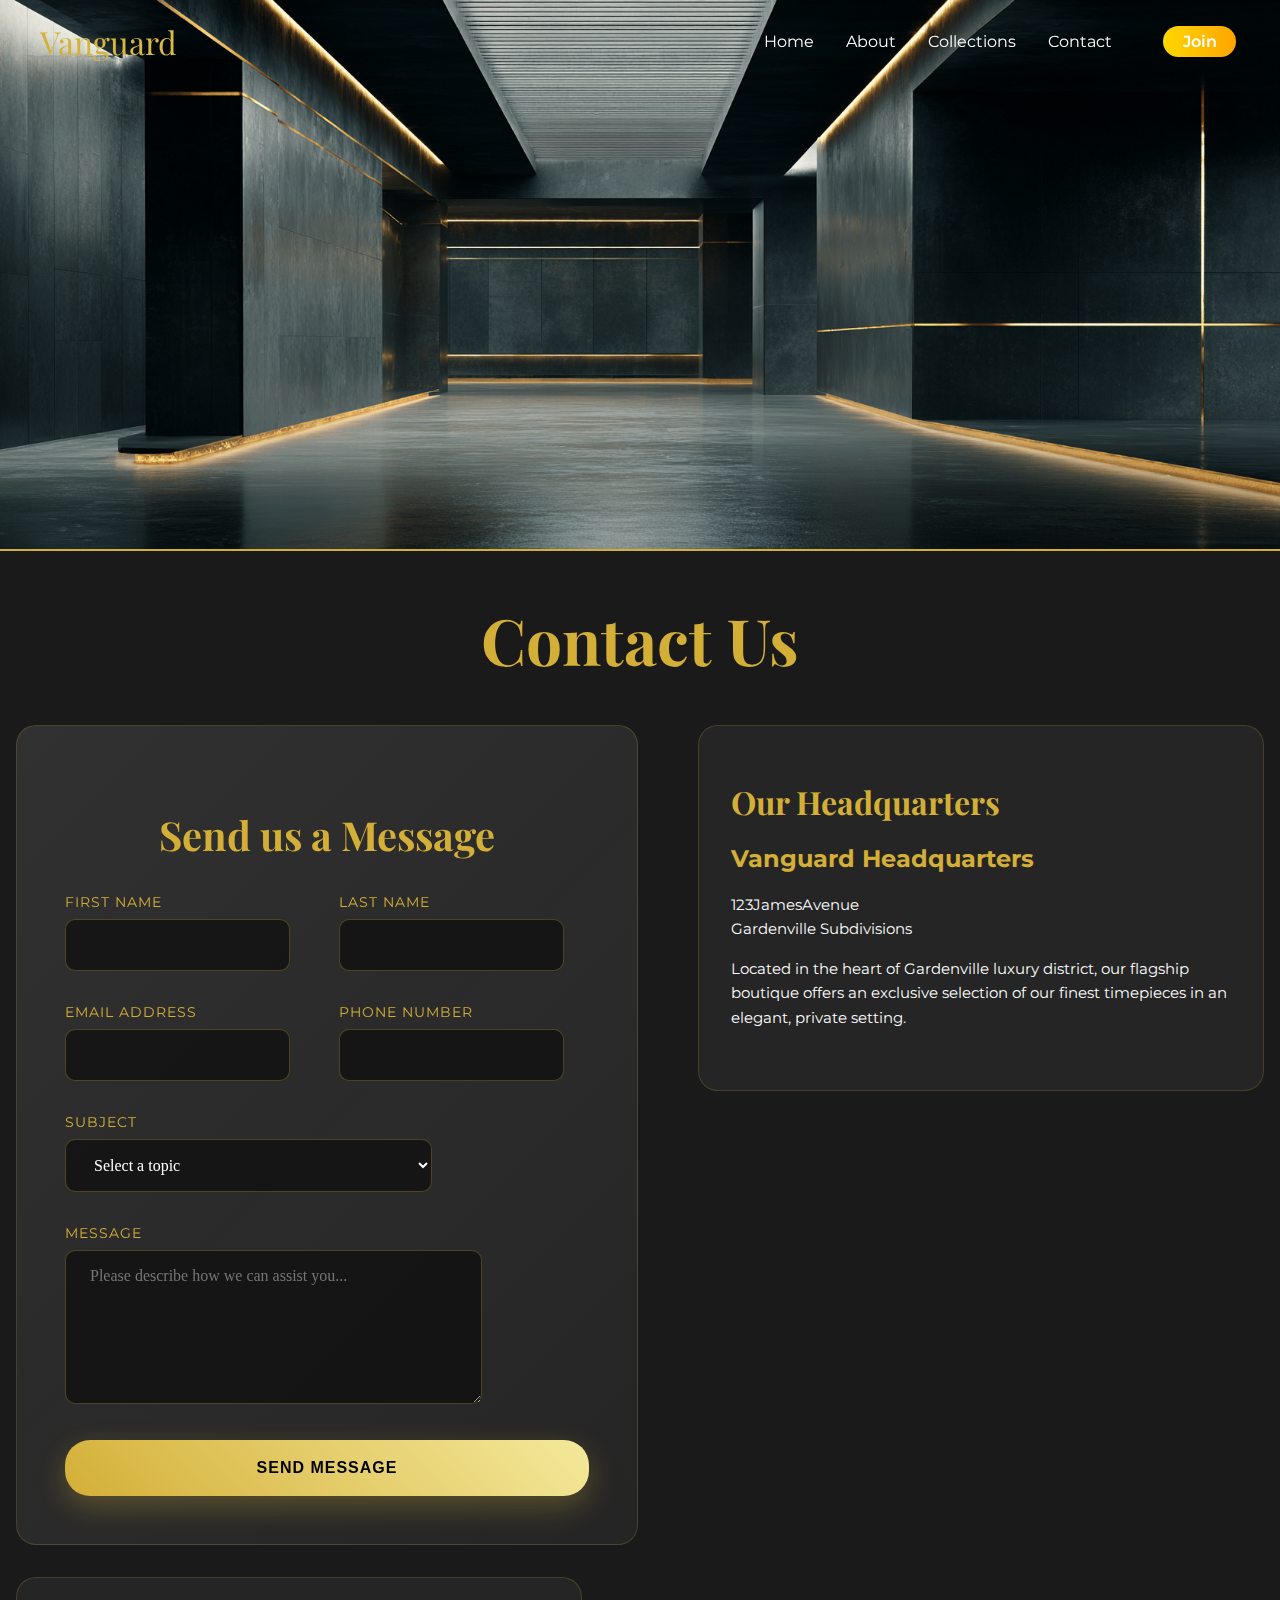
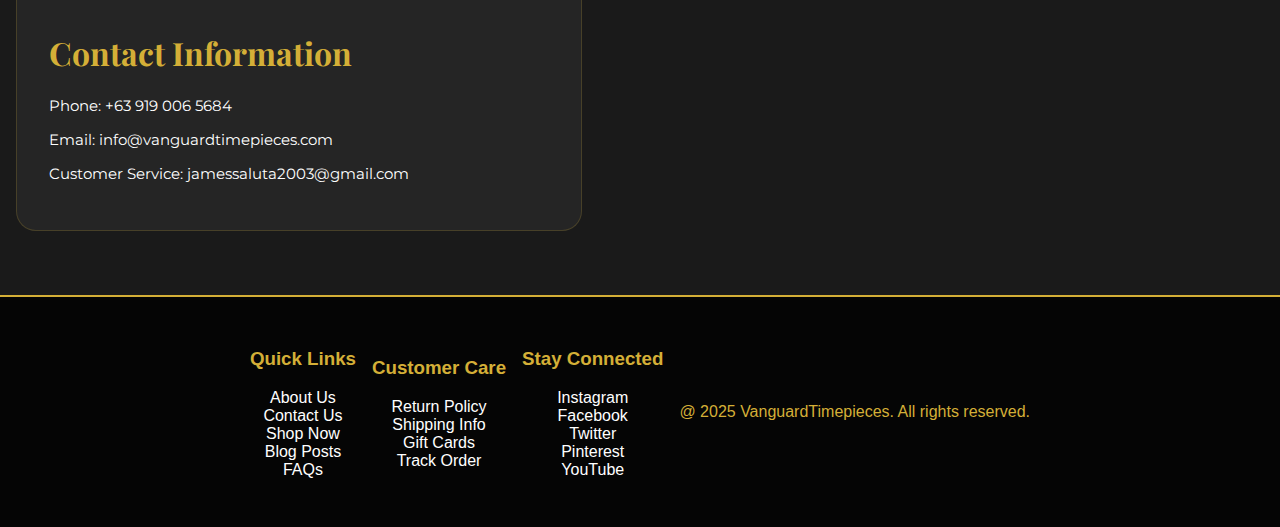
<file: contact.html>
<!DOCTYPE html>
<html lang="en">
<head>
    <meta charset="UTF-8">
    <meta name="viewport" content="width=device-width, initial-scale=1.0">
    <title>Document</title>
    <link rel="stylesheet" href="styles.css">
     <link rel="stylesheet" href="cursor.css">
  <link rel="preconnect" href="https://fonts.googleapis.com">
<link rel="preconnect" href="https://fonts.gstatic.com" crossorigin>
<link href="https://fonts.googleapis.com/css2?family=Bebas+Neue&family=Montserrat:ital,wght@0,100..900;1,100..900&family=Orbitron:wght@400..900&family=Playfair+Display:ital,wght@0,400..900;1,400..900&display=swap" rel="stylesheet">
<link href="https://fonts.googleapis.com/icon?family=Material+Icons" rel="stylesheet">
<link rel="stylesheet" href="contact.css">
<link rel="stylesheet" href="cursor.css">
<link
</head>
<body>
    <nav id="navbar">
    <div class="logo">Vanguard</div>
    <ul class="nav-links">
      <li><a href="index.html">Home</a></li>
      <li><a href="about.html">About</a></li>
      <li><a href="collections.html">Collections</a></li>
      <li><a href="contact.html">Contact</a></li>
      <li><a href="login.html" id="Join">Join</a></li>
    </ul>
    

  </nav>
  <img src="contactBG.png" class="contactBG">
  <h1 class="ContactTitle">Contact Us</h1>


    <div class="contact-content">
        <div class="contact-form">
            <h2>Send us a Message</h2>
            <form id="contactForm">
                <div class="form-row">
                    <div class="form-group">
                        <label for="firstName">First Name</label>
                        <input type="text" id="firstName" name="firstName" required>
                    </div>
                    <div class="form-group">
                        <label for="lastName">Last Name</label>
                        <input type="text" id="lastName" name="lastName" required>
                    </div>
                </div>
                
                <div class="form-row">
                    <div class="form-group">
                        <label for="email">Email Address</label>
                        <input type="email" id="email" name="email" required>
                    </div>
                    <div class="form-group">
                        <label for="phone">Phone Number</label>
                        <input type="tel" id="phone" name="phone">
                    </div>
                </div>

                <div class="form-group">
                    <label for="subject">Subject</label>
                    <select id="subject" name="subject" required>
                        <option value="">Select a topic</option>
                        <option value="general">General Inquiry</option>
                        <option value="purchase">Purchase Consultation</option>
                        <option value="service">Watch Service & Repair</option>
                        <option value="warranty">Warranty Claim</option>
                        <option value="appointment">Schedule Appointment</option>
                        <option value="custom">Custom Design</option>
                        <option value="other">Other</option>
                    </select>
                </div>

                <div class="form-group">
                    <label for="message">Message</label>
                    <textarea id="message" name="message" placeholder="Please describe how we can assist you..." required></textarea>
                </div>

                <button type="submit" class="submit-btn">Send Message</button>
            </form>
        </div>

    <div class="MoreInfo">
        <h1>Our Headquarters</h1>
        <h2>Vanguard Headquarters</h2>
        <p>123JamesAvenue<br>
        Gardenville Subdivisions</p>

        <p>Located in the heart of Gardenville luxury district, our flagship boutique offers an exclusive selection of our finest timepieces in an elegant, private setting.</p>

    </div>
<div class="ContactInfo">
    <h1>Contact Information</h1>
    <p><span class="highlight">Phone:</span> +63 919 006 5684</p>
                <p><span class="highlight">Email:</span> info@vanguardtimepieces.com</p>

                <p><span class="highlight">Customer Service:</span> jamessaluta2003@gmail.com</p>
</div>


    </div>
  
      <script src="script.js" defer></script>
</body>
 <footer class="footer">
  <div class="footer-section1">
    <h3>Quick Links</h3>
    <p>
      <a href="#">About Us</a><br>
      <a href="#">Contact Us</a><br>
      <a href="#">Shop Now</a><br>
      <a href="#">Blog Posts</a><br>
      <a href="#">FAQs</a>
    </p>
  </div>

  <div class="footer-section2">
    <h3>Customer Care</h3>
    <p>
      <a href="#">Return Policy</a><br>
      <a href="#">Shipping Info</a><br>
      <a href="#">Gift Cards</a><br>
      <a href="#">Track Order</a><br>

    </p>
  </div>

  <div class="footer-section3">
    <h3>Stay Connected</h3>
    <p>
      <a href="#">Instagram</a><br>
      <a href="#">Facebook</a><br>
      <a href="#">Twitter</a><br>
      <a href="#">Pinterest</a><br>
      <a href="#">YouTube</a>
    </p>
  </div>
      <p>@ 2025 VanguardTimepieces. All rights reserved.</p>
    </div>
  </footer>
</html>
</file>
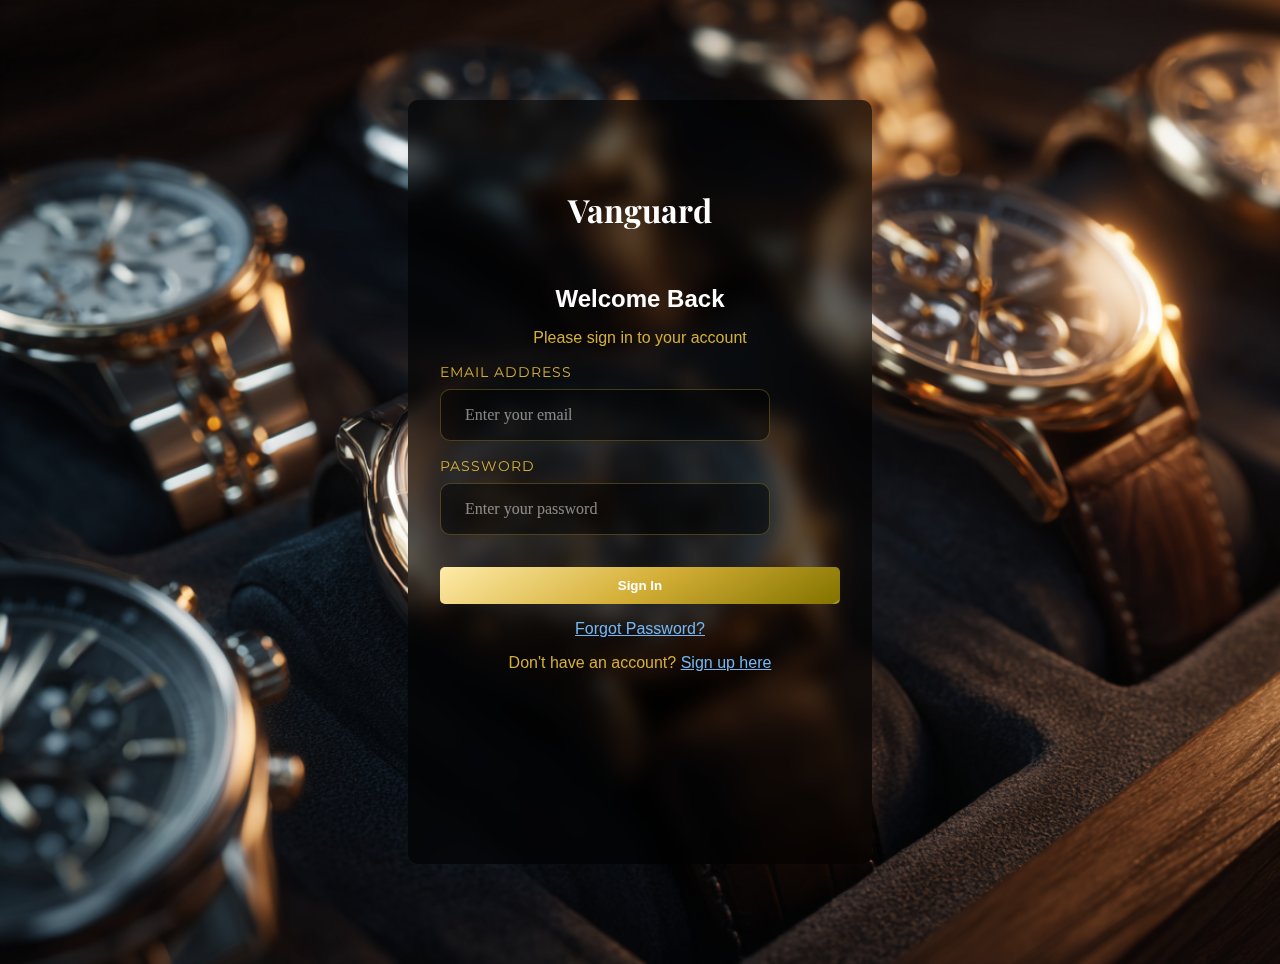
<file: login.html>
<!DOCTYPE html>
<html lang="en">
<head>
    <meta charset="UTF-8">
    <meta name="viewport" content="width=device-width, initial-scale=1.0">
     <link rel="stylesheet" href="styles.css">
     <link rel="stylesheet" href="cursor.css">
  <link rel="preconnect" href="https://fonts.googleapis.com">
<link rel="preconnect" href="https://fonts.gstatic.com" crossorigin>
<link href="https://fonts.googleapis.com/css2?family=Bebas+Neue&family=Montserrat:ital,wght@0,100..900;1,100..900&family=Orbitron:wght@400..900&family=Playfair+Display:ital,wght@0,400..900;1,400..900&display=swap" rel="stylesheet">
<link href="https://fonts.googleapis.com/icon?family=Material+Icons" rel="stylesheet">
<link rel="stylesheet" href="contact.css">
    <link rel="stylesheet" href="cursor.css">
    <link rel="stylesheet" href="Login_register.css">
    <title>Document</title>
</head>
<body>
    <div class="LoginBody">
     <div class="login-container">
        <h1 id="LoginTitle">Vanguard</h1>
        <div class="login-header">
            <h2>Welcome Back</h2>
            <p>Please sign in to your account</p>
        </div>

        <div class="success-message" id="successMessage">
            Login successful! Welcome back.
        </div>

        <form id="loginForm">
            <div class="form-group">
                <label for="email">Email Address</label>
                <input type="email" id="email" name="email" required placeholder="Enter your email">
            </div>

            <div class="form-group">
                <label for="password">Password</label>
                <input type="password" id="password" name="password" required placeholder="Enter your password">
            </div>

           <a href="index.html">
            <button type="submit" class="login-btn">Sign In</button>
</a>

             <div class="forgot-password">
                <a href="#" onclick="showAlert('Password reset link sent to your email!')">Forgot Password?</a>
            </div>

        </form>

        <div class="signup-link">
            <p>Don't have an account? <a href="register.html" onclick="showAlert('Redirecting to sign up page...')">Sign up here</a></p>
        </div>
    </div>
    </div>
</body>
</html>
</file>
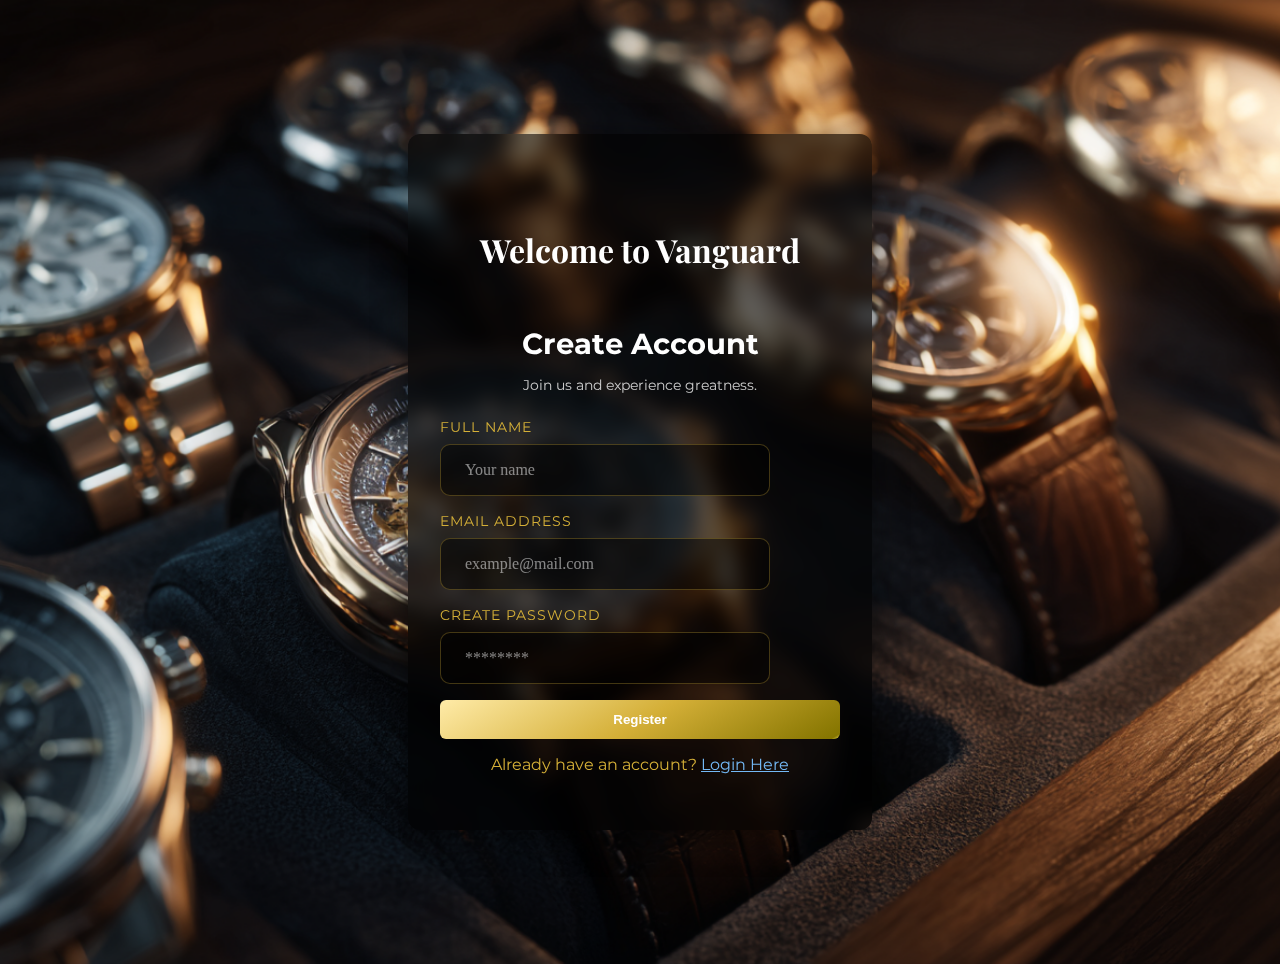
<file: register.html>
<!DOCTYPE html>
<html lang="en">
<head>
    <meta charset="UTF-8">
    <meta name="viewport" content="width=device-width, initial-scale=1.0">
    <link rel="stylesheet" href="styles.css">
     <link rel="stylesheet" href="cursor.css">
  <link rel="preconnect" href="https://fonts.googleapis.com">
<link rel="preconnect" href="https://fonts.gstatic.com" crossorigin>
<link href="https://fonts.googleapis.com/css2?family=Bebas+Neue&family=Montserrat:ital,wght@0,100..900;1,100..900&family=Orbitron:wght@400..900&family=Playfair+Display:ital,wght@0,400..900;1,400..900&display=swap" rel="stylesheet">
<link href="https://fonts.googleapis.com/icon?family=Material+Icons" rel="stylesheet">
<link rel="stylesheet" href="contact.css">
    <link rel="stylesheet" href="cursor.css">
    <link rel="stylesheet" href="Login_register.css">
    <title>Document</title>
</head>
<body class="RegisterBody">
  <div class="register-container">
    <div class="register-header">
        <h1 id="LoginTitle">Welcome to Vanguard</h1>
      <h2>Create Account</h2>
      <p>Join us and experience greatness.</p>
    </div>
    <form>
      <div class="form-group">
        <label for="fullname">Full Name</label>
        <input type="text" id="fullname" placeholder="Your name" />
      </div>
      <div class="form-group">
        <label for="email">Email Address</label>
        <input type="email" id="email" placeholder="example@mail.com" />
      </div>
      <div class="form-group">
        <label for="password">Create Password</label>
        <input type="password" id="password" placeholder="********" />
        
      </div>
      <button type="submit" class="register-btn">Register</button>
      <div class="signup-link">
            <p>Already have an account? <a href="login.html" onclick="showAlert('Redirecting to sign up page...')">Login Here</a></p>
        </div>
    </form>
  </div>
</body>

</html>
</file>
<file: styles.css>
body {
  margin: 0;
  font-family: sans-serif;
  background-color: #1a1a1a;
}

html {
  scroll-behavior: smooth;
}
nav {
  position: fixed;
  top: 0;
  width: 100%;
  background-color: transparent;
  display: flex;
  align-items: center;
  justify-content: space-between;
  padding: 20px 40px;
  transition: all 0.3s ease;
  z-index: 1000;
}

nav.scrolled {
  background-color: #0f0f0f;
  padding-top: 10px;
  padding-bottom: 10px;
  box-shadow: 0 2px 10px rgba(0, 0, 0, 0.4);

}

nav .logo {
  flex: 1;
  font-size: 2em;
  color: white;
  font-family: "Playfair Display", sans-serif;
}

nav .nav-links {
  flex: 1;
  display: flex;
  justify-content: center;
  gap: 2rem;
  list-style: none;
  padding: 0;
  margin: 0;
  font-family: "Montserrat", sans-serif;
}

nav .nav-links li a {
  color: white;
  text-decoration: none;
  font-size: 1em;
  transition: color 0.3s;
}

nav .nav-links li a:hover {
  color: #d4af37;
}

.content {
  margin-top: 120px;
  padding: 40px;
  color: white;
}

#Join {
  text-decoration: none;
  color: white;
  background: linear-gradient(to right, #FFD700, #FFA500);
  padding: 0.4rem 1.2rem;
  border-radius: 20px;
  font-family: "Montserrat", sans-serif;
  font-weight: 600;
  margin-left: 1.2rem;
  font-size: 1em;
  transition: background 0.3s, transform 0.2s;
}

#Join:hover {
  transform: scale(1.05);
}

.logo{
    background: linear-gradient(90deg, #D4AF37, #F6E27F);
  -webkit-background-clip: text;
  -webkit-text-fill-color: transparent;
  font-style: bold;
}


.HeaderBG {
  position: relative;
  width: 100%;
  height: 100vh;
  overflow: hidden;
  border-bottom: 2px solid #D4AF37;
  
}

#heroVideo {
  width: 100%;
  height: auto;
  display: block;
  margin-top: 0;
  z-index: 10000;
}

.HContainer {
  max-width: 700px;
  margin: 0 auto;
  padding: rem 2.5rem;
  color: white;
  text-align: center;
  font-size: 1.5rem;
  padding-top: 5rem;
 
}

.Hero {
  display: flex;
  flex-direction: column;
  align-items: center;
  justify-content: center;
  gap: 0.000001rem;
  animation: scrolling linear;
    animation-timeline: view();
    animation-range: entry 0% cover 50%;
  
}

#HeroP{
    font-size: 1.2rem;
    font-family: "Montserrat", sans-serif;
    color: white;
}

.Hero h1{
    background: linear-gradient(90deg, #D4AF37, #F6E27F);
  -webkit-background-clip: text;
  -webkit-text-fill-color: transparent;
  font-family:"Playfair Display",sans-serif;
}

/*BLURS*/
.blur-sphere {
  position: absolute;
  width: 150px;
  height: 150px;
  border-radius: 50%;
  background-color: #D4AF37;
  filter: blur(200px);
  z-index: -1;
  pointer-events: none;
}

/* Position each one differently */
#sphere1 { top: 100%; left: 5%; }
#sphere2 { top: 200%; left: 90%; }
#sphere3 { top: 35%; left: 20%; }




#btn1{
    background: linear-gradient(45deg, #d4af37, #f4e99b);
    font-family: "Playfair Display", sans-serif;
    color: black;
    font-weight: 200px;
    font-size: 1.6rem;
    border-radius: 30px;
    padding: 0.4rem 1rem;
    margin-top: 2rem;
    transition: all 0.3s ease;
    animation: scrolling linear;
    animation-timeline: view();
    animation-range: entry 0% cover 50%;
}

#btn1:hover{
    transform: translateY(-3px);
            box-shadow: 0 10px 50px rgba(212, 175, 55, 0.5);
}

/*HERO CONTAINER 2*/
.HContainer2{
    display: flex;
    align-items: center;
    justify-content: center;
    gap: 40px;
    padding: 40px;
    max-width: 900px;    
    margin: 0 auto; 
    padding-top: 5rem;
    animation: scrolling1 linear;
    animation-timeline: view();
    animation-range: entry 0% cover 50%;
}
#Hero1Vid{
    border: 2px solid #D4AF37;
    max-width: 500px;
    animation-delay: 2s;
    box-shadow: -1px 20px 36px 6px rgba(0,0,0,0.75);
-webkit-box-shadow: -1px 20px 36px 6px rgba(0,0,0,0.75);
-moz-box-shadow: -1px 20px 36px 6px rgba(0,0,0,0.75);
}

.Hero1Text p{
 
    font-size: 1.5rem;
    color: white;
    font-family:"Montserrat",sans-serif;
   
}

.Hero1Text h1{
    background: linear-gradient(90deg, #D4AF37, #F6E27F);
  -webkit-background-clip: text;
  -webkit-text-fill-color: transparent;
  font-family:"Playfair Display",sans-serif;
  font-size: 3rem;
}


/*Featured*/

.Feature h1{
    color: #D4AF37;
    text-align: center;
    font-family:"Playfair Display",sans-serif;
    animation: scrolling linear;
    animation-timeline: view();
    animation-range: entry 0% cover 50%;
    
}
/*IMAGE CAROUSEL 1*/
.image-carousel1{
    display: flex;
    justify-content: center;
    align-content: center;
    gap: 1rem;
    
    animation: carousel1 linear;
    animation-timeline: view();
    animation-range: entry 0% cover 40%;
    margin-top: 0.2rem;
}

.image-carousel1 img{
    width: 20%;
    height: auto;
     transition: all 0.3s ease;
}
.image-carousel1 {
  display: flex;
  gap: 20px;
  overflow-x: auto;
  padding: 20px;
}

.slide {
  position: relative;
  flex: 0 0 auto;
}

.slide img {
  width: 400px;
  height: auto;
  display: block;
  border-radius: 12px;
}

/* Text overlay */
.overlay-text {
  position: absolute;
  bottom: 15px;
  left: 15px;
  background: rgba(0, 0, 0, 0.7);
  color: #D4AF37;
  padding: 10px 15px;
  font-size: 1rem;
  font-weight: bold;
  border-radius: 6px;
  pointer-events: none;
  font-family: "Playfair Display", sans-serif;
}


.image-carousel1 img:hover{
    transform: translateY(-10px);
            box-shadow: 0 10px 50px rgba(212, 175, 55, 0.5);
}

#Aurum{
    color: #D4AF37;
    animation: carousel1 linear;
    animation-timeline: view();
    animation-range: entry 0% cover 40%;
    text-align: center;
    font-family: "Playfair Display", sans-serif;
}

/*IMAGE CAROUSEL 2*/
.image-carousel2{
    display: flex;
    justify-content: center;
    align-content: center;
    gap: 1rem;
    
    animation: carousel2 linear;
    animation-timeline: view();
    animation-range: entry 0% cover 40%;
    margin-top: 0.2rem;
}

.image-carousel2 img{
    width: 20%;
    height: auto;
     transition: all 0.3s ease;
}
.image-carousel2 {
  display: flex;
  gap: 20px;
  overflow-x: auto;
  padding: 20px;
}

.slide2 {
  position: relative;
  flex: 0 0 auto;
}

.slide2 img {
  width: 400px;
  height: auto;
  display: block;
  border-radius: 12px;
}

.image-carousel2 img:hover{
    transform: translateY(-10px);
            box-shadow: 0 10px 50px rgba(212, 175, 55, 0.5);
}

#Noirsteel{
    color: #D4AF37;
    animation: carousel2 linear;
    animation-timeline: view();
    animation-range: entry 0% cover 40%;
    text-align: center;
    font-family: "Playfair Display", sans-serif;
}

.footer{
    background-color: rgb(5, 5, 5);
    border-top: 2px solid #D4AF37;
    padding: 2rem;
    color: #42A5F5;
    display: flex;
    justify-content: center;
    flex-direction:row;
    align-items: center;     
    gap: 1rem;               
}

.footer a{
    text-decoration: none;
    color:white;
}

.footer-section1{
    text-align: center;
}
.footer-section2{
    text-align: center;
}
.footer-section3{
    text-align: center;
}

.footer h3,p{
    color:#D4AF37;
}

hr{
  border: none; 
  margin-top: 6000px;   
  margin-bottom: 30px;

  height: 4px;
  background: linear-gradient(to right, #C39738, #FFD700, #B8860B);
  margin: 30px auto;
  width: 50%;
  animation: scrolling linear;
    animation-timeline: view();
    animation-range: entry 0% cover 50%;
}


/*ICONS AND FEATUER CONTAINER*/

.material-icons{
  color: #D4AF37;
  font-size:410px;
  flex-wrap: wrap;
}


.features-flex{
  display: flex;
  justify-content: center;
  align-content: center;
  gap:4rem;
  padding: 4rem 2rem;
  animation: scrolling 0.2s linear;
  animation-timeline: view();
  animation-range: entry 0% cover 40%;
}


.features-item{
  text-align: center;
  transition: all 0.3s ease;
  padding: 2rem 1.4rem;

}

.features-item:hover{
  transform: translateY(-15px);
   box-shadow: 0 10px 50px rgba(212, 175, 55, 0.5);
   border-radius: 40px;
}


.features-item h1{
  color: #D4AF37;
  font-family:"Playfair Display", sans-serif;
}

.features-item p {
  color: white;
  font-family: "Montserrat", sans-serif;

}

/*HERO 2 VID*/

#hero2vid{
  border: 3px solid #D4AF37;
  box-shadow: -1px 20px 36px 6px rgba(0,0,0,0.75);
-webkit-box-shadow: -1px 20px 36px 6px rgba(0,0,0,0.75);
-moz-box-shadow: -1px 20px 36px 6px rgba(0,0,0,0.75);
margin-top: 5rem;
justify-content: center;
text-align: center;
margin: auto;
display: block;
animation: scrolling linear;
    animation-timeline: view();
    animation-range: entry 0% cover 50%;
}
.features-item p {
  opacity: 0;
  pointer-events: none;
  transition: opacity 0.3s ease;
}

.features-item:hover p {
  opacity: 1;
  pointer-events: auto;
}


@keyframes scrolling{
    from{
        opacity: 0;
        scale: 0.8;
    }

    to{
        opacity: 1;
        scale:1;
    }
}


@keyframes scrolling1 {
    from{
       opacity: 0;
       transform: translateX(-300px); 
    }

    to{
        opacity: 1;
        transform: translateX(0px);
    
    }
}

@keyframes carousel1{
    from{
        opacity: 0;
        transform: translateX(400px);
    }

    to{
        opacity: 1;
        transform: translateX(0px);
    }
}

@keyframes carousel2{
    from{
        opacity: 0;
        transform: translateX(-400px);
    }

    to{
        opacity: 1;
        transform: translateX(0px);
    }
}

@media (max-width: 480px) {
  nav {
    flex-direction: column;
    padding: 10px 20px;
  }

  nav .nav-links {
    flex-direction: column;
    gap: 1rem;
    align-items: center;
  }

  .content {
    padding: 20px;
  }

  .HContainer, .HContainer2 {
    padding: 2rem 1rem;
    text-align: center;
    flex-direction: column;
    gap: 2rem;
  }

  .Hero h1 {
    font-size: 2rem;
  }

  #HeroP {
    font-size: 1rem;
  }

  .Hero1Text h1 {
    font-size: 2rem;
  }

  .Hero1Text p {
    font-size: 1rem;
  }

  button {
    font-size: 1rem;
    padding: 0.4rem 1rem;
  }

  #Hero1Vid,
  #hero2vid {
    width: 100%;
    max-width: 100%;
  }

  .features-flex {
    flex-direction: column;
    gap: 2rem;
    padding: 2rem 1rem;
  }

  .image-carousel1 img,
  .image-carousel2 img,
  .slide img,
  .slide2 img {
    width: 100%;
    max-width: 100%;
  }

  .footer {
    flex-direction: column;
    gap: 1.5rem;
    padding: 2rem 1rem;
  }

  .footer-section1,
  .footer-section2,
  .footer-section3 {
    text-align: center;
  }
}
</file>
<file: about.css>
/*ABOUT CSS*/
#absBG{
  width: 100%;
  height: auto;
  border-bottom: 2px solid#d4af37;
}


.AboutContainer{
  display: flex;
    align-items: center;
    justify-content: center;
    gap: 40px;
    padding: 40px;
    max-width: 1200px;    
    margin: 0 auto; 
    padding-top: 5rem;
    animation: scrolling4 linear;
    animation-timeline: view();
    animation-range: entry 0% cover 50%;
}

#aboutPic{
border: 2px solid #D4AF37;
    max-width: 500px;
    animation-delay: 1s;
    box-shadow: -1px 20px 36px 6px rgba(0,0,0,0.75);
-webkit-box-shadow: -1px 20px 36px 6px rgba(0,0,0,0.75);
-moz-box-shadow: -1px 20px 36px 6px rgba(0,0,0,0.75);
}


.About1Text h1{
  color: #D4AF37;
  font-family: "Playfair Display", sans-serif;
  font-size: 3rem;
}

.About1Text p{
  color: white;
  font-size: 1.5rem;
  font-family: "Montserrat", sans-serif;
}


/*THE VANGUARD PHILOSOPHY*/

.Philosophy-container{
  display: flex;
  justify-content: center;
  align-content: center;
  gap:4rem;
  padding: 4rem 2rem;
}

.Philosophy-items{
    text-align: center;
  transition: all 0.3s ease;
  padding: 2rem 1.4rem;
  flex-wrap: wrap;
  animation: scrolling linear;
    animation-timeline: view();
    animation-range: entry 0% cover 30%;
}

.Philosophy-items h1{
    color:#D4AF37;
    font-family: "Playfair Display", sans-serif;
}

.Philosophy-items p{
    color: white;
    font-family: "Montserrat", sans-serif;
}

.PhilosophyHero{
    margin:0 auto;
    text-align: center;
    font-size: 4rem;
    color: #D4AF37;
    font-family: "Playfair Display", sans-serif;
    font-style: bold;
}

/*watch parts process*/
.watch_parts{
 display: block;
 margin: 0 auto;
}

#watch_parts {
  max-width: 100%; 
  height: auto;
}

.WatchProcess{
    color: #D4AF37;
    font-family:"Playfair Display";
    text-align: center;
    font-size: 4rem;
}



/*WATCH MAKING PROCESS*/

.Making1,
.Making2,
.Making3,
.Making4,
.Making5 {
    width: 50%;
    display: block;
    margin: 0 auto;
    border: 2px solid #D4AF37;
     box-shadow: -1px 20px 36px 6px rgba(0,0,0,0.75);
-webkit-box-shadow: -1px 20px 36px 6px rgba(0,0,0,0.75);
-moz-box-shadow: -1px 20px 36px 6px rgba(0,0,0,0.75);


}

.WatchMaking1 h1,
.WatchMaking2 h1,
.WatchMaking3 h1,
.WatchMaking4 h1,
.WatchMaking5 h1{
    color: #D4AF37;
    font-family: "Playfair Display", sans-serif;
    text-align: center;
    font-size: 4.2rem;
    animation: scrolling4 linear;
    animation-timeline: view();
    animation-range: entry 0% cover 50%;
}


.WatchMaking1 p,
.WatchMaking2 p,
.WatchMaking3 p,
.WatchMaking4 p,
.WatchMaking5 p{
color: white;
width: 900px;
text-align: center;
margin: 0 auto;
font-family: "Montserrat", sans-serif;
font-size: 1.5rem;
animation: scrolling4 linear;
    animation-timeline: view();
    animation-range: entry 0% cover 50%;

}

.Making1,
.Making3,
.Making5{
    animation: Making1 linear;
    animation-timeline: view();
    animation-range: entry 0% cover 50%;
}

.Making2,
.Making4{
    animation: Making2 linear;
    animation-timeline: view();
    animation-range: entry 0% cover 50%;
}

/*Origin story*/
.origin{
    display: flex;
    flex-direction: column;
    width: 50%;
    align-content: center;
    margin: 0  auto;
    animation: Making2 linear;
    animation-timeline: view();
    animation-range: entry 0% cover 50%;
}

#OriginH1{
    text-align: center;
    font-family: "Playfair Display",sans-serif;
    color: #D4AF37;
    font-size: 2.5rem;
}

#OriginP{
    text-align: center;
    color: white;
    font-family: "Montserrat",sans-serif;   
    font-size: 1.5rem;
}

#watchset{
    border:2px solid #D4AF37;
    box-shadow: -1px 28px 64px 22px rgba(0,0,0,0.75);
-webkit-box-shadow: -1px 28px 64px 22px rgba(0,0,0,0.75);
-moz-box-shadow: -1px 28px 64px 22px rgba(0,0,0,0.75);
}
/*ANIMATION KEYFRAMES*/

@keyframes scrolling4{
    from{
        opacity: 0;
        scale: 0.7;
    }
    to{
        opacity: 1;
        scale: 1;
    }
}

@keyframes Making1 {
    from{
       opacity: 0;
       transform: translateX(-500px); 
    }

    to{
        opacity: 1;
        transform: translateX(0px);
    
    }
}

@keyframes Making2 {
    from{
       opacity: 0;
       transform: translateX(500px); 
    }

    to{
        opacity: 1;
        transform: translateX(0px);
    
    }
}

.blur-circle3, .blur-circle4 {
  position: absolute;
  top: 0;
  left: 50%;
  transform: translateX(-50%);
  width: 400px;
  height: 400px;
  border-radius: 50%;
  filter: blur(200px);
  opacity: 0.3;
  z-index: -1;
}

.blur-circle3 {
  background-color: #6a5acd;
  top: 50%;
}

.blur-circle4 {
  background-color: #d4af37;
  top: 120%;
}


@keyframes scroll1{
    from{
        opacity: 0;
        transform: translateX(-500px);
    }

    to{
        opacity: 1;
        transform: translateX(0px);
    }
}
html {
  scroll-behavior: smooth;
}
</file>
<file: cursor.css>
.cursor {
    position: fixed;
    width: 20px;
    height: 20px;
    background: radial-gradient(circle, #927720, transparent);
    border-radius: 50%;
    pointer-events: none;
    z-index: 9999;
    opacity: 1;
    animation: fade 0.5s ease-out forwards;
}

.sparkle {
    position: fixed;
    width: 4px;
    height: 4px;
    background: #D4AF37;
    border-radius: 50%;
    pointer-events: none;
    z-index: 9998;
    animation: sparkle 0.8s ease-out forwards;
}

@keyframes fade {
    to { opacity: 0; transform: scale(0.5); }
}

@keyframes sparkle {
    to { 
        opacity: 0; 
        transform: translate(var(--dx), var(--dy)) scale(0); 
    }
}
</file>
<file: collections.css>
body {
  margin: 0;
  font-family: sans-serif;
  background-color: #1a1a1a;
}

nav {
  position: fixed;
  top: 0;
  width: 100%;
  background-color: transparent;
  display: flex;
  align-items: center;
  justify-content: space-between;
  padding: 20px 40px;
  transition: all 0.3s ease;
  z-index: 1000;
}

nav.scrolled {
  background-color: #0f0f0f;
  padding-top: 10px;
  padding-bottom: 10px;
  box-shadow: 0 2px 10px rgba(0, 0, 0, 0.4);

}

nav .logo {
  flex: 1;
  font-size: 2em;
  color: white;
  font-family: "Playfair Display", sans-serif;
}

nav .nav-links {
  flex: 1;
  display: flex;
  justify-content: center;
  gap: 2rem;
  list-style: none;
  padding: 0;
  margin: 0;
  font-family: "Montserrat", sans-serif;
}

nav .nav-links li a {
  color: white;
  text-decoration: none;
  font-size: 1em;
  transition: color 0.3s;
}

nav .nav-links li a:hover {
  color: #d4af37;
}


.collectionsBG{
    width: 100vw;
    border-bottom: 2px solid #d4af37;
    
}

/*HERO OF COLLECTIONS*/
.CollectHero{
    display: flex;
    flex-direction: column;
    max-width: 750px;
    align-items: center; 
    justify-content: center;
    margin: 0 auto;
    animation: scrolling linear;
    animation-timeline: view();
    animation-range: entry 0% cover 50%;
}

.CollectHero h1{
    font-family: "Playfair Display", sans-serif;
    color: #d4af37;
    text-align: center;
    font-size: 2.5rem;
}

.CollectHero p{
    font-family: "Montserrat", sans-serif;
    color: white;
    text-align: center;
    font-size:  1.5rem;
}

#btn2{
    background: linear-gradient(45deg, #d4af37, #f4e99b);
    font-family: "Playfair Display", sans-serif;
    color: black;
    font-weight: 200px;
    font-size: 1.6rem;
    border-radius: 30px;
    padding: 0.4rem 1rem;
    margin-top: 0.5rem;
    transition: all 0.3s ease;
    
}

.grid-2x2 {
  display: grid;
  grid-template-columns: repeat(2, 1fr);
  gap: 20px;
  max-width: 1000px;
  margin: 0 auto;
  padding: 20px;
}

.grid-item {
  position: relative;
  overflow: hidden;
  border-radius: 10px;
   transition: all 0.3s ease;
}

.grid-item img {
  width: 100%;
  height: auto;
  display: block;
  border-radius: 10px;
   transition: all 0.3s ease;
  
}

.hover-text {
  position: absolute;
  bottom: 0;
  left: 0;
  right: 0;
  background: rgba(0, 0, 0, 0.6);
  color: white;
  font-family: "Montserrat", sans-serif;
  text-align: center;
  padding: 12px;
  opacity: 0;
  transition: opacity 0.4s ease;
}

.grid-item:hover .hover-text {
  opacity: 1;
}

.grid-item:hover{
    transform: translateY(-15px);
    
   box-shadow: 0 10px 50px rgba(212, 175, 55, 0.5);
   border-radius: 40px;
   border: 2px solid #d4af37;
}

#Watch1, #Watch3 {
  animation: fadeInLeft linear;
  animation-timeline: view();
  animation-range: entry 0% cover 50%;
}

#Watch2, #Watch4 {
  animation: fadeInRight linear;
  animation-timeline: view();
  animation-range: entry 0% cover 50%;
}




/*AURUM COLLECTION*/

#AurumTitle{
    text-align: center;
    font-family: "Playfair Display",sans-serif;
    color: #d4af37;
    font-size: 5rem;
}

.AURUM{
    display: grid;
  grid-template-columns: repeat(2, 1fr);
  gap: 20px;
  max-width: 1000px;
  margin: 0 auto;
  padding: 20px;
}

.Aurum_Item{
    position: relative;
  overflow: hidden;
  border-radius: 10px;
   transition: all 0.3s ease;
}

.Aurum_Item img{
    width: 100%;
  height: auto;
  display: block;
  border-radius: 10px;
   transition: all 0.3s ease;
  
}

.Aurum_Item:hover {
  transform: translateY(-15px);
  box-shadow: 0 10px 50px rgba(212, 175, 55, 0.5);
  border-radius: 40px;
  border: 2px solid #d4af37;
}


.AurumHover{
    position: absolute;
  bottom: 0;
  left: 0;
  right: 0;
  background: rgba(0, 0, 0, 0.6);
  color: white;
  font-family: "Montserrat", sans-serif;
  text-align: center;
  padding: 12px;
  opacity: 0;
  transition: opacity 0.4s ease;
  
}

.Aurum_Item:hover .AurumHover {
  opacity: 1;
}

/*blue chrome*/

#BlueTitle{
text-align: center;
    font-family: "Playfair Display",sans-serif;
    color: #d4af37;
    font-size: 5rem;
}
/*crimson silver*/
#CrimsonTitle{
text-align: center;
    font-family: "Playfair Display",sans-serif;
    color: #d4af37;
    font-size: 5rem;
}
/*noirsteel*/

#NoirsteelTitle{
     text-align: center;
    font-family: "Playfair Display",sans-serif;
    color: #d4af37;
    font-size: 5rem;
    
}



#AurumTitle,
#AurumTitle + .AURUM {
  animation: fadeInRight 1s ease forwards;
  animation-timeline: view();
  animation-range: entry 0% cover 50%;
}

#CrimsonTitle,
#CrimsonTitle + .AURUM {
  animation: fadeInRight 1s ease forwards;
  animation-timeline: view();
  animation-range: entry 0% cover 50%;
}


#BlueTitle,
#BlueTitle + .AURUM {
  animation: fadeInLeft 1s ease forwards;
  animation-timeline: view();
  animation-range: entry 0% cover 50%;
}

#NoirsteelTitle,
#NoirsteelTitle + .AURUM {
  animation: fadeInLeft 1s ease forwards;
  animation-timeline: view();
  animation-range: entry 0% cover 50%;
}


@keyframes scrollcollections{
    from{
        opacity: 0;
        transform: translateX(-500px);
    }

    to{
        opacity: 1;
        transform: translateX(0px);
    }
}

@keyframes fadeInLeft {
  from {
    opacity: 0;
    transform: translateX(-700px);
  }
  to {
    opacity: 1;
    transform: translateX(0);
  }
}

@keyframes fadeInRight {
  from {
    opacity: 0;
    transform: translateX(700px);
  }
  to {
    opacity: 1;
    transform: translateX(0);
  }
}

html {
  scroll-behavior: smooth;
}
</file>
<file: contact.css>
body {
  margin: 0;
  font-family: sans-serif;
  background-color: #1a1a1a;
}

nav {
  position: fixed;
  top: 0;
  width: 100%;
  background-color: transparent;
  display: flex;
  align-items: center;
  justify-content: space-between;
  padding: 20px 40px;
  transition: all 0.3s ease;
  z-index: 1000;
}

nav.scrolled {
  background-color: #0f0f0f;
  padding-top: 10px;
  padding-bottom: 10px;
  box-shadow: 0 2px 10px rgba(0, 0, 0, 0.4);

}

nav .logo {
  flex: 1;
  font-size: 2em;
  color: white;
  font-family: "Playfair Display", sans-serif;
}

nav .nav-links {
  flex: 1;
  display: flex;
  justify-content: center;
  gap: 2rem;
  list-style: none;
  padding: 0;
  margin: 0;
  font-family: "Montserrat", sans-serif;
}

nav .nav-links li a {
  color: white;
  text-decoration: none;
  font-size: 1em;
  transition: color 0.3s;
}

nav .nav-links li a:hover {
  color: #d4af37;
}


.contactBG{
width: 100vw;
    border-bottom: 2px solid #D4AF37;
}

.ContactTitle{
      background: #D4AF37;
background: linear-gradient(to right, #D4AF37 100%, #D4C769 100%);
-webkit-background-clip: text;
-webkit-text-fill-color: transparent;
    font-size: 4rem;
    font-family: "Playfair Display",sans-serif;
    text-align: center;
}

/*CONTACT FORM*/
.contact-content{
    max-width: 1500px;
    margin: 0 auto;
    padding: 0 2rem;
    display: grid;
    grid-template-columns: 1fr 1fr;
    gap: 4rem;
    margin-bottom: 4rem;
}

.contact-form{
    background: linear-gradient(135deg, rgba(255, 255, 255, 0.1), rgba(255, 255, 255, 0.05));
    border: 1px solid rgba(212, 175, 55, 0.2);
    border-radius: 20px;
    padding: 3rem;
    backdrop-filter: blur(20px);
    position: relative;
    overflow: hidden;
}

.contact-form::before {
            content: '';
            position: absolute;
            top: -2px;
            left: -2px;
            right: -2px;
            bottom: -2px;
            background: linear-gradient(45deg, transparent, rgba(212, 175, 55, 0.3), transparent);
            border-radius: 20px;
            z-index: -1;
            opacity: 0;
             
        }

        .contact-form:hover::before {
            opacity: 1;
        }

        .contact-form h2 {
            font-size: 2.5rem;
            margin-bottom: 2rem;
            color: #d4af37;
            text-align: center;
            font-family: "Playfair Display", sans-serif;
        }

        .form-group {
            margin-bottom: 2rem;
            position: relative;
        }

        .form-group label {
            display: block;
            margin-bottom: 0.5rem;
            color: #d4af37;
            font-size: 0.9rem;
            text-transform: uppercase;
            letter-spacing: 1px;
            font-family:"Montserrat", sans-serif;
        }

        .form-group input,
        .form-group textarea,
        .form-group select {
            width: 70%;
            padding: 1rem 1.5rem;
            background: rgba(0, 0, 0, 0.5);
            border: 1px solid rgba(212, 175, 55, 0.3);
            border-radius: 10px;
            color: #ffffff;
            font-size: 1rem;
            font-family: 'Georgia', serif;
            transition: all 0.3s ease;
        }

        .form-group input:focus,
        .form-group textarea:focus,
        .form-group select:focus {
            outline: none;
            border-color: #d4af37;
            box-shadow: 0 0 20px rgba(212, 175, 55, 0.2);
            background: rgba(0, 0, 0, 0.7);
            
        }

        .form-group textarea {
            resize: vertical;
            min-height: 120px;
        }

        .form-row {
            display: grid;
            grid-template-columns: 1fr 1fr;
            gap: 1.5rem;
        }

        .submit-btn {
            width: 100%;
            padding: 1.2rem 2rem;
            background: linear-gradient(45deg, #d4af37, #f4e99b);
            color: #000;
            border: none;
            border-radius: 25px;
            font-size: 1rem;
            font-weight: bold;
            text-transform: uppercase;
            letter-spacing: 1px;
            cursor: pointer;
            transition: all 0.3s ease;
            box-shadow: 0 10px 30px rgba(212, 175, 55, 0.3);
        }

        .submit-btn:hover {
            transform: translateY(-3px);
            box-shadow: 0 15px 40px rgba(212, 175, 55, 0.5);
        }



.contact-content {
  display: flex;
  gap: 2rem;
  justify-content: space-between;
  max-width: 1500px;
  margin: 0 auto;
  padding: 0 1rem 4rem;
  flex-wrap: wrap;
}

.MoreInfo {
  background: rgba(255, 255, 255, 0.05);
  border: 1px solid rgba(212, 175, 55, 0.2);
  padding: 2rem;
  border-radius: 20px;
  color: #d4af37;
  font-family: "Montserrat", sans-serif;
  max-width: 500px;
  flex: 1;
  max-height: 300px;
}

.MoreInfo:hover{
    background: linear-gradient(45deg, transparent, rgba(212, 175, 55, 0.3), transparent);
    transition: opacity 0.3s ease;
    
}

.MoreInfo h1, .MoreInfo h4  {
  color: #d4af37;
  font-family: "Playfair Display", sans-serifS;
}

.MoreInfo p {
  color: #fff;
  line-height: 1.6;
  font-size: 0.95rem;
  font-family: "Montserrat", sans-serif;
}

.ContactInfo{
    background: rgba(255, 255, 255, 0.05);
  border: 1px solid rgba(212, 175, 55, 0.2);
  padding: 2rem;
  border-radius: 20px;
  color: #d4af37;
  font-family: "Montserrat", sans-serif;
  max-width: 500px;
  flex: 1;
  max-height: 300px;
}

.ContactInfo p{
    color: white;
    font-family: "Montserrat", sans-serif;
    font-size: 0.95rem;
}

.ContactInfo:hover{
    background: linear-gradient(45deg, transparent, rgba(212, 175, 55, 0.3), transparent);
    transition: opacity 0.3s ease;
}

.ContactInfo h1{
    font-family: "Playfair display", sans-serif;
}
</file>
<file: Login_register.css>
.RegisterBody {
  display: flex;
  justify-content: center;
  align-items: center;
  min-height: 100vh;
  padding: 2rem;
  background-image: url(login_regBG.png);
  background-size: cover;
  background-position: center;
  color: white;
  font-family: 'Montserrat', sans-serif;
}

.register-container {
  background: rgba(0, 0, 0, 0.6);
  backdrop-filter: blur(10px);
  border-radius: 12px;
  padding: 2.5rem 2rem;
  max-width: 400px;
  width: 100%;
  box-shadow: 0 8px 32px rgba(0, 0, 0, 0.5);
  transition: transform 0.3s ease, border 0.3s ease, box-shadow 0.3s ease;
}

.register-container:hover {
  transform: scale(1.05);
  border: 2px solid #032a6e;
  box-shadow: 0px 58px 25px #000000;
}

.register-header h2 {
  text-align: center;
  font-size: 1.8rem;
  margin-bottom: 0.5rem;
}

.register-header p {
  text-align: center;
  font-size: 0.9rem;
  margin-bottom: 1.5rem;
  color: #ccc;
}

.form-group {
  margin-bottom: 1.2rem;
}

label {
  display: block;
  margin-bottom: 0.3rem;
  font-size: 0.85rem;
}

input {
  width: 100%;
  padding: 0.6rem;
  border-radius: 6px;
  border: none;
  background-color: rgba(255, 255, 255, 0.1);
  color: white;
  outline: none;
}

input::placeholder {
  color: rgba(255, 255, 255, 0.5);
}

.register-btn {
  width: 100%;
  padding: 0.75rem;
  background: linear-gradient(135deg, #3e96aa, #00bfff);
  border: none;
  border-radius: 6px;
  color: white;
  font-weight: bold;
  cursor: pointer;
  transition: background 0.3s ease;
  background: linear-gradient(149deg, rgba(255, 235, 168, 1) 0%, rgba(212, 175, 55, 1) 51%, rgba(133, 117, 0, 1) 98%, rgba(237, 221, 83, 1) 100%);
}

.register-btn:hover {
  background: linear-gradient(135deg, #35809d, #00a8e0);
}


 .LoginBody {
      position: relative;
      z-index: 1;
      display: flex;
      justify-content: center;
      align-items: center;
      min-height: 100vh;
      padding: 2rem;
      color: white;
      background-image: url(login_regBG.png);
      background-size: cover;
   
    }

    .login-container {
      background-color: rgba(0, 0, 0, 0.6);
      padding: 2.2rem 2rem 11rem 2rem;
      border-radius: 10px;
      width: 100%;
      max-width: 400px;
      backdrop-filter: blur(10px);
      transition: transform 0.3s ease;
    }
    .login-container:hover{
      transform: scale(1.05);
      border: #032a6e 2px solid;
      filter: drop-shadow(0px 58px 25px #000000);
    }

    .login-header h2,
    .login-header p {
      text-align: center;
      margin-bottom: 1rem;
    }

    .form-group {
      margin-bottom: 1rem;
    }

    label {
      display: block;
      margin-bottom: 0.3rem;
    }

    input {
      width: 100%;
      padding: 0.5rem;
      border-radius: 5px;
      border: none;
    }

    .login-btn {
      width: 100%;
      margin-top: 1rem;
      padding: 0.7rem;
       background: #ffeba8;
background: linear-gradient(149deg, rgba(255, 235, 168, 1) 0%, rgba(212, 175, 55, 1) 51%, rgba(133, 117, 0, 1) 98%, rgba(237, 221, 83, 1) 100%);
      border: none;
      border-radius: 5px;
      color: white;
      cursor: pointer;
      font-weight: bold;
    }

    .forgot-password,
    .signup-link {
      text-align: center;
      margin-top: 1rem;

    }

    .forgot-password a{
color: #73b8f5;
    }

    .signup-link a{
      color: #73b8f5;
    }

    .success-message {
      background-color: green;
      padding: 0.5rem;
      margin-bottom: 1rem;
      text-align: center;
      display: none;
    }

    #LoginTitle{
      font-family: "Playfair Display", sans-serif;
      text-align: center;
      padding: 2rem;
    }
</file>
